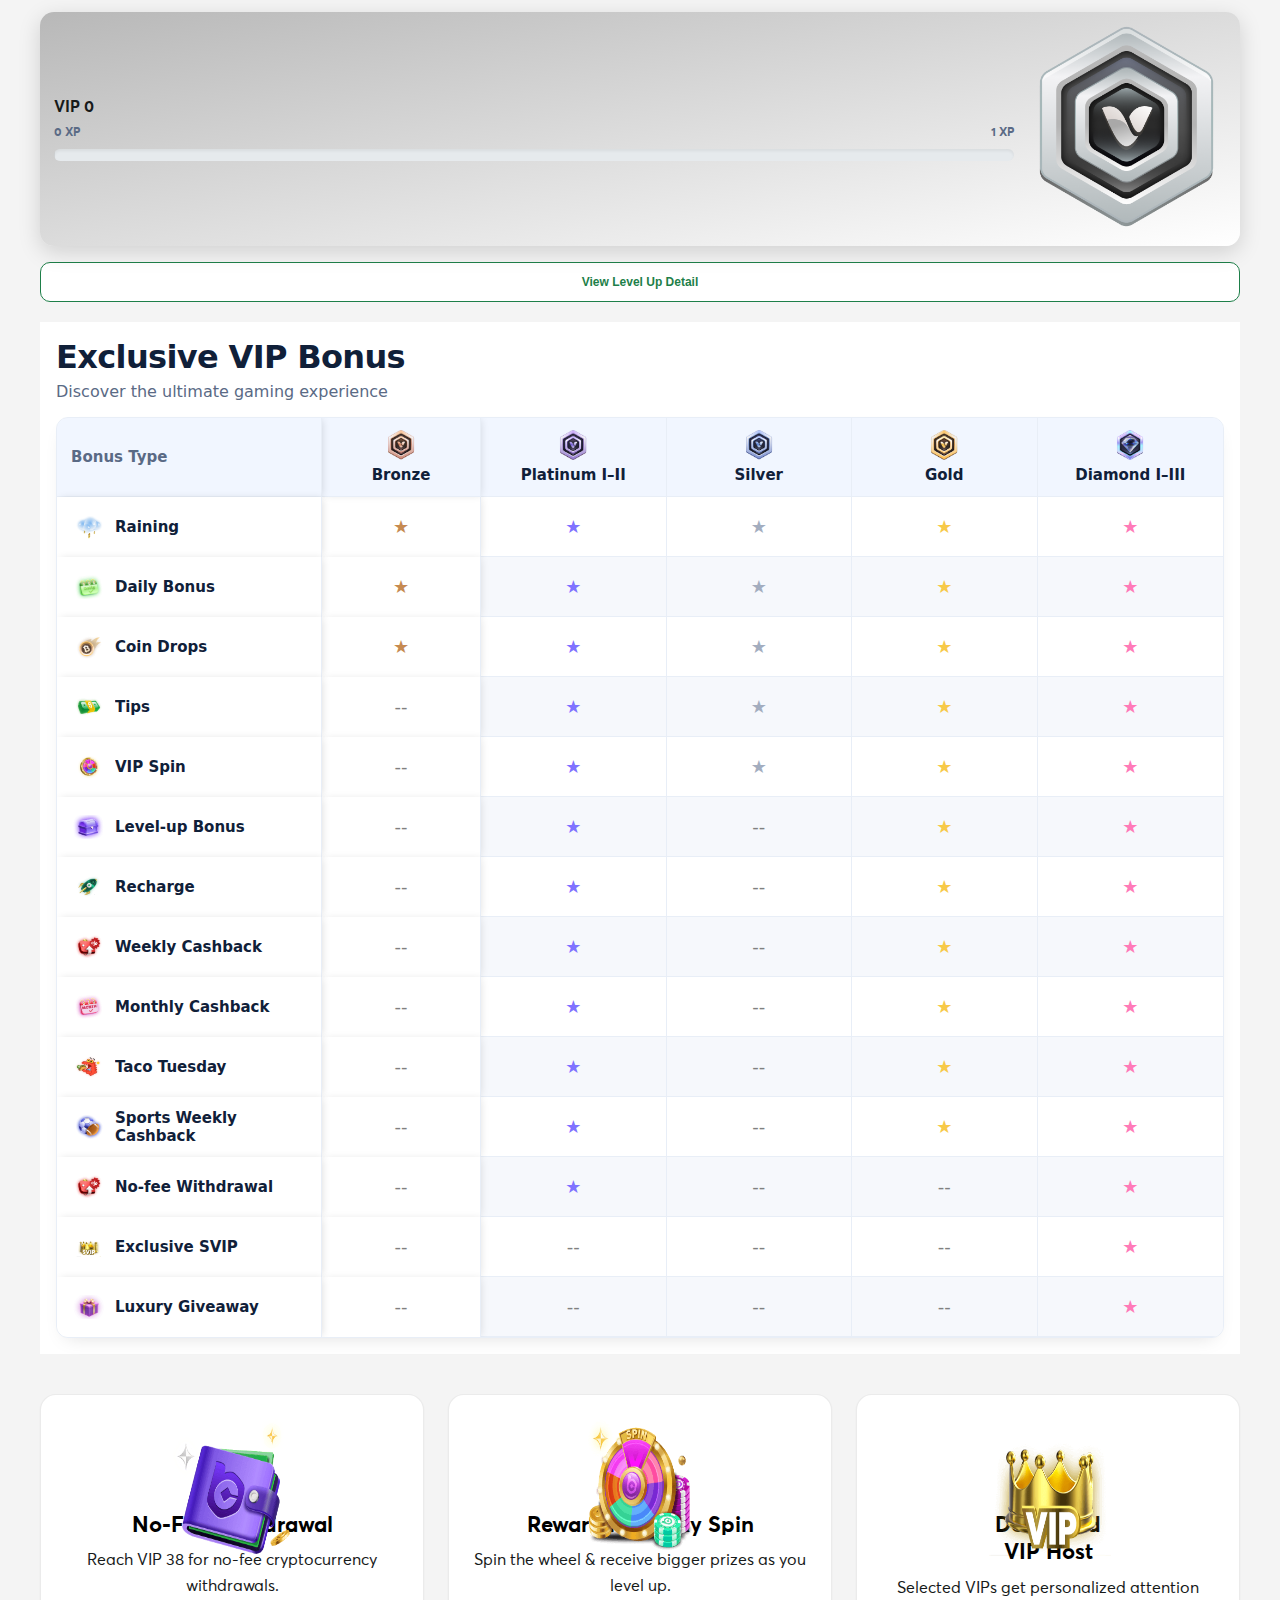
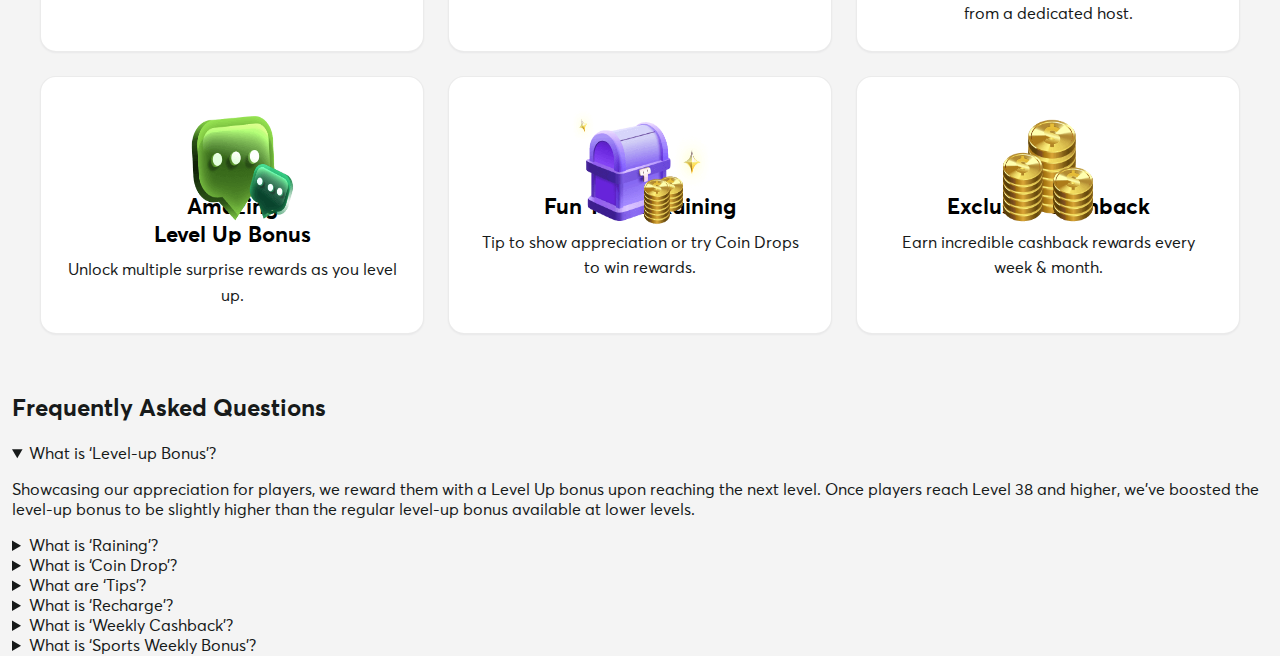
<file: index.html>
<!DOCTYPE html>
<html lang="en">
  <head>
    <meta charset="UTF-8" />
    <!-- cover notches/safe areas on iOS -->
    <meta
      name="viewport"
      content="width=device-width, initial-scale=1, viewport-fit=cover"
    />
    <title>VIP Club</title>
    <link rel="stylesheet" href="/styles/banner.css" />
    <link rel="stylesheet" href="/styles/table.css" />
    <link rel="stylesheet" href="/styles/vip-card.css" />
  </head>
  <body>
    <!-- banner section -->
    <div class="card">
      <div class="banner-card">
        <div class="vip-details">
          <h2 class="vip-level">VIP 0</h2>
          <div class="xp-row">
            <span>0 XP</span>
            <span>1 XP</span>
          </div>
          <div class="progress-bar">
            <div class="progress" style="width: 0%"></div>
          </div>
        </div>
        <div class="vip-banner-icon">
          <img src="assets/icons/badge-none.png" alt="VIP Badge" />
        </div>
      </div>
      <div>
        <button class="level-up-btn" onclick="openModal()">
          View Level Up Detail
        </button>
      </div>
    </div>

    <!-- Modal/Full Screen Page -->
    <div class="modal-overlay" id="modalOverlay">
      <div class="modal-content">
        <div class="modal-header">
          <button class="back-button back-btn" onclick="closeModal()"></button>
          <h2 class="modal-title">VIP Level Details</h2>
        </div>

        <div class="modal-top-content">
          <h2 class="modal-heading">XP Calculation:</h2>
          <p class="modal-paragraph">
            XP for Originals, Slots, and Live Casino is based on wager and house
            edge (max 4%); $1 wager counts 1 XP, Racing/Lottery/Trading count
            1x, Sports count 2x.
          </p>
        </div>

        <div class="vip-tiers">
          <!-- Bronze Tier -->
          <div class="tier-section bronze">
            <div class="tier-header" onclick="toggleTier(this)">
              <div style="display: flex; align-items: center">
                <div class="ribbon"></div>
                <div class="tier-info">
                  <h3 class="tier-title">Bronze VIP 2-7</h3>
                </div>
              </div>
              <!-- <span class="expand-arrow">▼</span> -->
              <span class="expand-arrow">
                <span class="faq-item__chevron"></span>
              </span>
            </div>
            <div class="tier-levels">
              <div class="level-item">
                <div class="level-number" style="background: none">Level</div>
                <span class="level-label">Required XP</span>
              </div>
              <div class="level-item row-bg">
                <div class="level-info">
                  <div class="level-img">
                    <img src="assets/icons/badge-bronze.png" alt="" />
                  </div>
                  <span class="level-label">VIP 02</span>
                </div>
                <span class="level-xp">100</span>
              </div>
              <div class="level-item">
                <div class="level-info">
                  <!-- <div class="level-number"></div> -->
                  <div class="level-img">
                    <img src="assets/icons/badge-bronze.png" alt="" />
                  </div>
                  <span class="level-label">VIP 03</span>
                </div>
                <span class="level-xp">200</span>
              </div>
              <div class="level-item row-bg">
                <div class="level-info">
                  <!-- <div class="level-number">53</div> -->
                  <div class="level-img">
                    <img src="assets/icons/badge-bronze.png" alt="" />
                  </div>
                  <span class="level-label">VIP 04</span>
                </div>
                <span class="level-xp">1000</span>
              </div>
              <div class="level-item">
                <div class="level-info">
                  <!-- <div class="level-number">54</div> -->
                  <div class="level-img">
                    <img src="assets/icons/badge-bronze.png" alt="" />
                  </div>
                  <span class="level-label">VIP 05</span>
                </div>
                <span class="level-xp">2000</span>
              </div>
              <div class="level-item row-bg">
                <div class="level-info">
                  <!-- <div class="level-number">55</div> -->
                  <div class="level-img">
                    <img src="assets/icons/badge-bronze.png" alt="" />
                  </div>
                  <span class="level-label">VIP 06</span>
                </div>
                <span class="level-xp">3000</span>
              </div>
              <div class="level-item">
                <div class="level-info">
                  <!-- <div class="level-number">55</div> -->
                  <div class="level-img">
                    <img src="assets/icons/badge-bronze.png" alt="" />
                  </div>
                  <span class="level-label">VIP 07</span>
                </div>
                <span class="level-xp">4000</span>
              </div>
            </div>
          </div>

          <!-- silver tier -->
          <div class="tier-section bronze">
            <div class="tier-header" onclick="toggleTier(this)">
              <div style="display: flex; align-items: center">
                <div class="vip-silver"></div>
                <div class="tier-info">
                  <h3 class="tier-title">Silver VIP 8-21</h3>
                </div>
              </div>
              <span class="expand-arrow">
                <span class="faq-item__chevron"></span>
              </span>
            </div>
            <div class="tier-levels">
              <div class="level-item">
                <div class="level-number" style="background: none">Level</div>
                <span class="level-label">Required XP</span>
              </div>
              <div class="level-item row-bg">
                <div class="level-info">
                  <div class="level-img">
                    <img src="assets/icons/badge-silver.png" alt="" />
                  </div>
                  <span class="level-label">VIP 08</span>
                </div>
                <span class="level-xp">5000</span>
              </div>
              <div class="level-item">
                <div class="level-info">
                  <!-- <div class="level-number"></div> -->
                  <div class="level-img">
                    <img src="assets/icons/badge-silver.png" alt="" />
                  </div>
                  <span class="level-label">VIP 09</span>
                </div>
                <span class="level-xp">7000</span>
              </div>
              <div class="level-item row-bg">
                <div class="level-info">
                  <!-- <div class="level-number">53</div> -->
                  <div class="level-img">
                    <img src="assets/icons/badge-silver.png" alt="" />
                  </div>
                  <span class="level-label">VIP 10</span>
                </div>
                <span class="level-xp">9000</span>
              </div>
              <div class="level-item">
                <div class="level-info">
                  <!-- <div class="level-number">54</div> -->
                  <div class="level-img">
                    <img src="assets/icons/badge-silver.png" alt="" />
                  </div>
                  <span class="level-label">VIP 11</span>
                </div>
                <span class="level-xp">11000</span>
              </div>
              <div class="level-item row-bg">
                <div class="level-info">
                  <!-- <div class="level-number">55</div> -->
                  <div class="level-img">
                    <img src="assets/icons/badge-silver.png" alt="" />
                  </div>
                  <span class="level-label">VIP 12</span>
                </div>
                <span class="level-xp">13000</span>
              </div>
              <div class="level-item">
                <div class="level-info">
                  <!-- <div class="level-number">55</div> -->
                  <div class="level-img">
                    <img src="assets/icons/badge-silver.png" alt="" />
                  </div>
                  <span class="level-label">VIP 13</span>
                </div>
                <span class="level-xp">15000</span>
              </div>
              <div class="level-item row-bg">
                <div class="level-info">
                  <!-- <div class="level-number">55</div> -->
                  <div class="level-img">
                    <img src="assets/icons/badge-silver.png" alt="" />
                  </div>
                  <span class="level-label">VIP 14</span>
                </div>
                <span class="level-xp">17000</span>
              </div>
              <div class="level-item">
                <div class="level-info">
                  <!-- <div class="level-number">55</div> -->
                  <div class="level-img">
                    <img src="assets/icons/badge-silver.png" alt="" />
                  </div>
                  <span class="level-label">VIP 15</span>
                </div>
                <span class="level-xp">19000</span>
              </div>
              <div class="level-item row-bg">
                <div class="level-info">
                  <!-- <div class="level-number">55</div> -->
                  <div class="level-img">
                    <img src="assets/icons/badge-silver.png" alt="" />
                  </div>
                  <span class="level-label">VIP 16</span>
                </div>
                <span class="level-xp">25000</span>
              </div>
              <div class="level-item">
                <div class="level-info">
                  <!-- <div class="level-number">55</div> -->
                  <div class="level-img">
                    <img src="assets/icons/badge-silver.png" alt="" />
                  </div>
                  <span class="level-label">VIP 17</span>
                </div>
                <span class="level-xp">29000</span>
              </div>
              <div class="level-item row-bg">
                <div class="level-info">
                  <!-- <div class="level-number">55</div> -->
                  <div class="level-img">
                    <img src="assets/icons/badge-silver.png" alt="" />
                  </div>
                  <span class="level-label">VIP 18</span>
                </div>
                <span class="level-xp">33000</span>
              </div>
              <div class="level-item">
                <div class="level-info">
                  <!-- <div class="level-number">55</div> -->
                  <div class="level-img">
                    <img src="assets/icons/badge-silver.png" alt="" />
                  </div>
                  <span class="level-label">VIP 19</span>
                </div>
                <span class="level-xp">37000</span>
              </div>
              <div class="level-item row-bg">
                <div class="level-info">
                  <!-- <div class="level-number">55</div> -->
                  <div class="level-img">
                    <img src="assets/icons/badge-silver.png" alt="" />
                  </div>
                  <span class="level-label">VIP 20</span>
                </div>
                <span class="level-xp">41000</span>
              </div>
              <div class="level-item">
                <div class="level-info">
                  <!-- <div class="level-number">55</div> -->
                  <div class="level-img">
                    <img src="assets/icons/badge-silver.png" alt="" />
                  </div>
                  <span class="level-label">VIP 21</span>
                </div>
                <span class="level-xp">45000</span>
              </div>
            </div>
          </div>
          <!-- gold tier -->
          <div class="tier-section bronze">
            <div class="tier-header" onclick="toggleTier(this)">
              <div style="display: flex; align-items: center">
                <div class="vip-gold"></div>
                <div class="tier-info">
                  <h3 class="tier-title">Gold VIP 22-37</h3>
                </div>
              </div>
              <span class="expand-arrow">
                <span class="faq-item__chevron"></span>
              </span>
            </div>
            <div class="tier-levels">
              <div class="level-item">
                <div class="level-number" style="background: none">Level</div>
                <span class="level-label">Required XP</span>
              </div>
              <div class="level-item row-bg">
                <div class="level-info">
                  <div class="level-img">
                    <img src="assets/icons/badge-gold.png" alt="" />
                  </div>
                  <span class="level-label">VIP 22</span>
                </div>
                <span class="level-xp">49000</span>
              </div>
              <div class="level-item">
                <div class="level-info">
                  <!-- <div class="level-number"></div> -->
                  <div class="level-img">
                    <img src="assets/icons/badge-gold.png" alt="" />
                  </div>
                  <span class="level-label">VIP 23</span>
                </div>
                <span class="level-xp">59000</span>
              </div>
              <div class="level-item row-bg">
                <div class="level-info">
                  <!-- <div class="level-number">53</div> -->
                  <div class="level-img">
                    <img src="assets/icons/badge-gold.png" alt="" />
                  </div>
                  <span class="level-label">VIP 24</span>
                </div>
                <span class="level-xp">69000</span>
              </div>
              <div class="level-item">
                <div class="level-info">
                  <!-- <div class="level-number">54</div> -->
                  <div class="level-img">
                    <img src="assets/icons/badge-gold.png" alt="" />
                  </div>
                  <span class="level-label">VIP 25</span>
                </div>
                <span class="level-xp">79000</span>
              </div>
              <div class="level-item row-bg">
                <div class="level-info">
                  <!-- <div class="level-number">55</div> -->
                  <div class="level-img">
                    <img src="assets/icons/badge-gold.png" alt="" />
                  </div>
                  <span class="level-label">VIP 26</span>
                </div>
                <span class="level-xp">89000</span>
              </div>
              <div class="level-item">
                <div class="level-info">
                  <!-- <div class="level-number">55</div> -->
                  <div class="level-img">
                    <img src="assets/icons/badge-gold.png" alt="" />
                  </div>
                  <span class="level-label">VIP 27</span>
                </div>
                <span class="level-xp">99000</span>
              </div>
              <div class="level-item row-bg">
                <div class="level-info">
                  <!-- <div class="level-number">55</div> -->
                  <div class="level-img">
                    <img src="assets/icons/badge-gold.png" alt="" />
                  </div>
                  <span class="level-label">VIP 28</span>
                </div>
                <span class="level-xp">109000</span>
              </div>
              <div class="level-item">
                <div class="level-info">
                  <!-- <div class="level-number">55</div> -->
                  <div class="level-img">
                    <img src="assets/icons/badge-gold.png" alt="" />
                  </div>
                  <span class="level-label">VIP 29</span>
                </div>
                <span class="level-xp">119000</span>
              </div>
              <div class="level-item row-bg">
                <div class="level-info">
                  <!-- <div class="level-number">55</div> -->
                  <div class="level-img">
                    <img src="assets/icons/badge-gold.png" alt="" />
                  </div>
                  <span class="level-label">VIP 30</span>
                </div>
                <span class="level-xp">129000</span>
              </div>
              <div class="level-item">
                <div class="level-info">
                  <!-- <div class="level-number">55</div> -->
                  <div class="level-img">
                    <img src="assets/icons/badge-gold.png" alt="" />
                  </div>
                  <span class="level-label">VIP 31</span>
                </div>
                <span class="level-xp">153000</span>
              </div>
              <div class="level-item row-bg">
                <div class="level-info">
                  <!-- <div class="level-number">55</div> -->
                  <div class="level-img">
                    <img src="assets/icons/badge-gold.png" alt="" />
                  </div>
                  <span class="level-label">VIP 32</span>
                </div>
                <span class="level-xp">177000</span>
              </div>
              <div class="level-item">
                <div class="level-info">
                  <!-- <div class="level-number">55</div> -->
                  <div class="level-img">
                    <img src="assets/icons/badge-gold.png" alt="" />
                  </div>
                  <span class="level-label">VIP 33</span>
                </div>
                <span class="level-xp">209000</span>
              </div>
              <div class="level-item row-bg">
                <div class="level-info">
                  <!-- <div class="level-number">55</div> -->
                  <div class="level-img">
                    <img src="assets/icons/badge-gold.png" alt="" />
                  </div>
                  <span class="level-label">VIP 34</span>
                </div>
                <span class="level-xp">225000</span>
              </div>
              <div class="level-item">
                <div class="level-info">
                  <!-- <div class="level-number">55</div> -->
                  <div class="level-img">
                    <img src="assets/icons/badge-gold.png" alt="" />
                  </div>
                  <span class="level-label">VIP 35</span>
                </div>
                <span class="level-xp">249000</span>
              </div>
              <div class="level-item row-bg">
                <div class="level-info">
                  <!-- <div class="level-number">55</div> -->
                  <div class="level-img">
                    <img src="assets/icons/badge-gold.png" alt="" />
                  </div>
                  <span class="level-label">VIP 36</span>
                </div>
                <span class="level-xp">273000</span>
              </div>
              <div class="level-item">
                <div class="level-info">
                  <!-- <div class="level-number">55</div> -->
                  <div class="level-img">
                    <img src="assets/icons/badge-gold.png" alt="" />
                  </div>
                  <span class="level-label">VIP 37</span>
                </div>
                <span class="level-xp">297000</span>
              </div>
            </div>
          </div>
          <!-- platinum tier -->
          <div class="tier-section bronze">
            <div class="tier-header" onclick="toggleTier(this)">
              <div style="display: flex; align-items: center">
                <div class="platinum"></div>
                <div class="tier-info">
                  <h3 class="tier-title">Platinum I VIP 38-55</h3>
                </div>
              </div>
              <span class="expand-arrow">
                <span class="faq-item__chevron"></span>
              </span>
            </div>
            <div class="tier-levels">
              <div class="level-item">
                <div class="level-number" style="background: none">Level</div>
                <span class="level-label">Required XP</span>
              </div>
              <div class="level-item row-bg">
                <div class="level-info">
                  <div class="level-img">
                    <img src="assets/icons/badge-platinum.png" alt="" />
                  </div>
                  <span class="level-label">VIP 38</span>
                </div>
                <span class="level-xp">321000</span>
              </div>
              <div class="level-item">
                <div class="level-info">
                  <!-- <div class="level-number"></div> -->
                  <div class="level-img">
                    <img src="assets/icons/badge-platinum.png" alt="" />
                  </div>
                  <span class="level-label">VIP 39</span>
                </div>
                <span class="level-xp">377000</span>
              </div>
              <div class="level-item row-bg">
                <div class="level-info">
                  <!-- <div class="level-number">53</div> -->
                  <div class="level-img">
                    <img src="assets/icons/badge-platinum.png" alt="" />
                  </div>
                  <span class="level-label">VIP 40</span>
                </div>
                <span class="level-xp">433000</span>
              </div>
              <div class="level-item">
                <div class="level-info">
                  <!-- <div class="level-number">54</div> -->
                  <div class="level-img">
                    <img src="assets/icons/badge-platinum.png" alt="" />
                  </div>
                  <span class="level-label">VIP 41</span>
                </div>
                <span class="level-xp">489000</span>
              </div>
              <div class="level-item row-bg">
                <div class="level-info">
                  <!-- <div class="level-number">55</div> -->
                  <div class="level-img">
                    <img src="assets/icons/badge-platinum.png" alt="" />
                  </div>
                  <span class="level-label">VIP 42</span>
                </div>
                <span class="level-xp">545000</span>
              </div>
              <div class="level-item">
                <div class="level-info">
                  <!-- <div class="level-number">55</div> -->
                  <div class="level-img">
                    <img src="assets/icons/badge-platinum.png" alt="" />
                  </div>
                  <span class="level-label">VIP 43</span>
                </div>
                <span class="level-xp">601000</span>
              </div>
              <div class="level-item row-bg">
                <div class="level-info">
                  <!-- <div class="level-number">55</div> -->
                  <div class="level-img">
                    <img src="assets/icons/badge-platinum.png" alt="" />
                  </div>
                  <span class="level-label">VIP 44</span>
                </div>
                <span class="level-xp">657000</span>
              </div>
              <div class="level-item">
                <div class="level-info">
                  <!-- <div class="level-number">55</div> -->
                  <div class="level-img">
                    <img src="assets/icons/badge-platinum.png" alt="" />
                  </div>
                  <span class="level-label">VIP 45</span>
                </div>
                <span class="level-xp">713000</span>
              </div>
              <div class="level-item row-bg">
                <div class="level-info">
                  <!-- <div class="level-number">55</div> -->
                  <div class="level-img">
                    <img src="assets/icons/badge-platinum.png" alt="" />
                  </div>
                  <span class="level-label">VIP 46</span>
                </div>
                <span class="level-xp">769000</span>
              </div>
              <div class="level-item">
                <div class="level-info">
                  <!-- <div class="level-number">55</div> -->
                  <div class="level-img">
                    <img src="assets/icons/badge-platinum.png" alt="" />
                  </div>
                  <span class="level-label">VIP 47</span>
                </div>
                <span class="level-xp">897000</span>
              </div>
              <div class="level-item row-bg">
                <div class="level-info">
                  <!-- <div class="level-number">55</div> -->
                  <div class="level-img">
                    <img src="assets/icons/badge-platinum.png" alt="" />
                  </div>
                  <span class="level-label">VIP 48</span>
                </div>
                <span class="level-xp">1025000</span>
              </div>
              <div class="level-item">
                <div class="level-info">
                  <!-- <div class="level-number">55</div> -->
                  <div class="level-img">
                    <img src="assets/icons/badge-platinum.png" alt="" />
                  </div>
                  <span class="level-label">VIP 49</span>
                </div>
                <span class="level-xp">1153000</span>
              </div>
              <div class="level-item row-bg">
                <div class="level-info">
                  <!-- <div class="level-number">55</div> -->
                  <div class="level-img">
                    <img src="assets/icons/badge-platinum.png" alt="" />
                  </div>
                  <span class="level-label">VIP 50</span>
                </div>
                <span class="level-xp">1281000</span>
              </div>
              <div class="level-item">
                <div class="level-info">
                  <!-- <div class="level-number">55</div> -->
                  <div class="level-img">
                    <img src="assets/icons/badge-platinum.png" alt="" />
                  </div>
                  <span class="level-label">VIP 51</span>
                </div>
                <span class="level-xp">1409000</span>
              </div>
              <div class="level-item row-bg">
                <div class="level-info">
                  <!-- <div class="level-number">55</div> -->
                  <div class="level-img">
                    <img src="assets/icons/badge-platinum.png" alt="" />
                  </div>
                  <span class="level-label">VIP 52</span>
                </div>
                <span class="level-xp">1537000</span>
              </div>
              <div class="level-item">
                <div class="level-info">
                  <!-- <div class="level-number">55</div> -->
                  <div class="level-img">
                    <img src="assets/icons/badge-platinum.png" alt="" />
                  </div>
                  <span class="level-label">VIP 53</span>
                </div>
                <span class="level-xp">1665000</span>
              </div>
              <div class="level-item row-bg">
                <div class="level-info">
                  <!-- <div class="level-number">55</div> -->
                  <div class="level-img">
                    <img src="assets/icons/badge-platinum.png" alt="" />
                  </div>
                  <span class="level-label">VIP 54</span>
                </div>
                <span class="level-xp">1793000</span>
              </div>
              <div class="level-item">
                <div class="level-info">
                  <!-- <div class="level-number">55</div> -->
                  <div class="level-img">
                    <img src="assets/icons/badge-platinum.png" alt="" />
                  </div>
                  <span class="level-label">VIP 55</span>
                </div>
                <span class="level-xp">2081000</span>
              </div>
            </div>
          </div>
          <!-- platinum tier2 -->
          <div class="tier-section bronze">
            <div class="tier-header" onclick="toggleTier(this)">
              <div style="display: flex; align-items: center">
                <div class="platinum"></div>
                <div class="tier-info">
                  <h3 class="tier-title">Platinum II VIP 56-69</h3>
                </div>
              </div>
              <span class="expand-arrow">
                <span class="faq-item__chevron"></span>
              </span>
            </div>
            <div class="tier-levels">
              <div class="level-item">
                <div class="level-number" style="background: none">Level</div>
                <span class="level-label">Required XP</span>
              </div>
              <div class="level-item row-bg">
                <div class="level-info">
                  <div class="level-img">
                    <img src="assets/icons/badge-platinum.png" alt="" />
                  </div>
                  <span class="level-label">VIP 56</span>
                </div>
                <span class="level-xp">2369000</span>
              </div>
              <div class="level-item">
                <div class="level-info">
                  <!-- <div class="level-number"></div> -->
                  <div class="level-img">
                    <img src="assets/icons/badge-platinum.png" alt="" />
                  </div>
                  <span class="level-label">VIP 57</span>
                </div>
                <span class="level-xp">2657000</span>
              </div>
              <div class="level-item row-bg">
                <div class="level-info">
                  <!-- <div class="level-number">53</div> -->
                  <div class="level-img">
                    <img src="assets/icons/badge-platinum.png" alt="" />
                  </div>
                  <span class="level-label">VIP 58</span>
                </div>
                <span class="level-xp">2945000</span>
              </div>
              <div class="level-item">
                <div class="level-info">
                  <!-- <div class="level-number">54</div> -->
                  <div class="level-img">
                    <img src="assets/icons/badge-platinum.png" alt="" />
                  </div>
                  <span class="level-label">VIP 59</span>
                </div>
                <span class="level-xp">3233000</span>
              </div>
              <div class="level-item row-bg">
                <div class="level-info">
                  <!-- <div class="level-number">55</div> -->
                  <div class="level-img">
                    <img src="assets/icons/badge-platinum.png" alt="" />
                  </div>
                  <span class="level-label">VIP 60</span>
                </div>
                <span class="level-xp">3521000</span>
              </div>
              <div class="level-item">
                <div class="level-info">
                  <!-- <div class="level-number">55</div> -->
                  <div class="level-img">
                    <img src="assets/icons/badge-platinum.png" alt="" />
                  </div>
                  <span class="level-label">VIP 61</span>
                </div>
                <span class="level-xp">3809000</span>
              </div>
              <div class="level-item row-bg">
                <div class="level-info">
                  <!-- <div class="level-number">55</div> -->
                  <div class="level-img">
                    <img src="assets/icons/badge-platinum.png" alt="" />
                  </div>
                  <span class="level-label">VIP 62</span>
                </div>
                <span class="level-xp">4097000</span>
              </div>
              <div class="level-item">
                <div class="level-info">
                  <!-- <div class="level-number">55</div> -->
                  <div class="level-img">
                    <img src="assets/icons/badge-platinum.png" alt="" />
                  </div>
                  <span class="level-label">VIP 63</span>
                </div>
                <span class="level-xp">4737000</span>
              </div>
              <div class="level-item row-bg">
                <div class="level-info">
                  <!-- <div class="level-number">55</div> -->
                  <div class="level-img">
                    <img src="assets/icons/badge-platinum.png" alt="" />
                  </div>
                  <span class="level-label">VIP 64</span>
                </div>
                <span class="level-xp">5377000</span>
              </div>
              <div class="level-item">
                <div class="level-info">
                  <!-- <div class="level-number">55</div> -->
                  <div class="level-img">
                    <img src="assets/icons/badge-platinum.png" alt="" />
                  </div>
                  <span class="level-label">VIP 65</span>
                </div>
                <span class="level-xp">6017000</span>
              </div>
              <div class="level-item row-bg">
                <div class="level-info">
                  <!-- <div class="level-number">55</div> -->
                  <div class="level-img">
                    <img src="assets/icons/badge-platinum.png" alt="" />
                  </div>
                  <span class="level-label">VIP 66</span>
                </div>
                <span class="level-xp">6657000</span>
              </div>
              <div class="level-item">
                <div class="level-info">
                  <!-- <div class="level-number">55</div> -->
                  <div class="level-img">
                    <img src="assets/icons/badge-platinum.png" alt="" />
                  </div>
                  <span class="level-label">VIP 67</span>
                </div>
                <span class="level-xp">7297000</span>
              </div>
              <div class="level-item row-bg">
                <div class="level-info">
                  <!-- <div class="level-number">55</div> -->
                  <div class="level-img">
                    <img src="assets/icons/badge-platinum.png" alt="" />
                  </div>
                  <span class="level-label">VIP 68</span>
                </div>
                <span class="level-xp">7937000</span>
              </div>
              <div class="level-item">
                <div class="level-info">
                  <!-- <div class="level-number">55</div> -->
                  <div class="level-img">
                    <img src="assets/icons/badge-platinum.png" alt="" />
                  </div>
                  <span class="level-label">VIP 69</span>
                </div>
                <span class="level-xp">8577000</span>
              </div>
            </div>
          </div>
          <!-- diamond tier -->
          <div class="tier-section bronze">
            <div class="tier-header" onclick="toggleTier(this)">
              <div style="display: flex; align-items: center">
                <div class="diamond"></div>
                <div class="tier-info">
                  <h3 class="tier-title">Diamond I SVIP 1-15</h3>
                </div>
              </div>
              <span class="expand-arrow">
                <span class="faq-item__chevron"></span>
              </span>
            </div>
            <div class="tier-levels">
              <div class="level-item">
                <div class="level-number" style="background: none">Level</div>
                <span class="level-label">Required XP</span>
              </div>
              <div class="level-item row-bg">
                <div class="level-info">
                  <div class="level-img">
                    <img src="assets/icons/badge-diamond.png" alt="" />
                  </div>
                  <span class="level-label">SVIP 01</span>
                </div>
                <span class="level-xp">9217000</span>
              </div>
              <div class="level-item">
                <div class="level-info">
                  <!-- <div class="level-number"></div> -->
                  <div class="level-img">
                    <img src="assets/icons/badge-diamond.png" alt="" />
                  </div>
                  <span class="level-label">SVIP 02</span>
                </div>
                <span class="level-xp">10625000</span>
              </div>
              <div class="level-item row-bg">
                <div class="level-info">
                  <!-- <div class="level-number">53</div> -->
                  <div class="level-img">
                    <img src="assets/icons/badge-diamond.png" alt="" />
                  </div>
                  <span class="level-label">SVIP 03</span>
                </div>
                <span class="level-xp">12033000</span>
              </div>
              <div class="level-item">
                <div class="level-info">
                  <!-- <div class="level-number">54</div> -->
                  <div class="level-img">
                    <img src="assets/icons/badge-diamond.png" alt="" />
                  </div>
                  <span class="level-label">SVIP 04</span>
                </div>
                <span class="level-xp">13441000</span>
              </div>
              <div class="level-item row-bg">
                <div class="level-info">
                  <!-- <div class="level-number">55</div> -->
                  <div class="level-img">
                    <img src="assets/icons/badge-diamond.png" alt="" />
                  </div>
                  <span class="level-label">SVIP 05</span>
                </div>
                <span class="level-xp">14849000</span>
              </div>
              <div class="level-item">
                <div class="level-info">
                  <!-- <div class="level-number">55</div> -->
                  <div class="level-img">
                    <img src="assets/icons/badge-diamond.png" alt="" />
                  </div>
                  <span class="level-label">SVIP 06</span>
                </div>
                <span class="level-xp">16257000</span>
              </div>
              <div class="level-item row-bg">
                <div class="level-info">
                  <!-- <div class="level-number">55</div> -->
                  <div class="level-img">
                    <img src="assets/icons/badge-diamond.png" alt="" />
                  </div>
                  <span class="level-label">SVIP 07</span>
                </div>
                <span class="level-xp">17665000</span>
              </div>
              <div class="level-item">
                <div class="level-info">
                  <!-- <div class="level-number">55</div> -->
                  <div class="level-img">
                    <img src="assets/icons/badge-diamond.png" alt="" />
                  </div>
                  <span class="level-label">SVIP 08</span>
                </div>
                <span class="level-xp">19073000</span>
              </div>
              <div class="level-item row-bg">
                <div class="level-info">
                  <!-- <div class="level-number">55</div> -->
                  <div class="level-img">
                    <img src="assets/icons/badge-diamond.png" alt="" />
                  </div>
                  <span class="level-label">SVIP 09</span>
                </div>
                <span class="level-xp">20481000</span>
              </div>
              <div class="level-item">
                <div class="level-info">
                  <!-- <div class="level-number">55</div> -->
                  <div class="level-img">
                    <img src="assets/icons/badge-diamond.png" alt="" />
                  </div>
                  <span class="level-label">SVIP 10</span>
                </div>
                <span class="level-xp">23553000</span>
              </div>
              <div class="level-item row-bg">
                <div class="level-info">
                  <!-- <div class="level-number">55</div> -->
                  <div class="level-img">
                    <img src="assets/icons/badge-diamond.png" alt="" />
                  </div>
                  <span class="level-label">SVIP 11</span>
                </div>
                <span class="level-xp">26625000</span>
              </div>
              <div class="level-item">
                <div class="level-info">
                  <!-- <div class="level-number">55</div> -->
                  <div class="level-img">
                    <img src="assets/icons/badge-diamond.png" alt="" />
                  </div>
                  <span class="level-label">SVIP 12</span>
                </div>
                <span class="level-xp">29697000</span>
              </div>
              <div class="level-item row-bg">
                <div class="level-info">
                  <!-- <div class="level-number">55</div> -->
                  <div class="level-img">
                    <img src="assets/icons/badge-diamond.png" alt="" />
                  </div>
                  <span class="level-label">SVIP 13</span>
                </div>
                <span class="level-xp">32769000</span>
              </div>
              <div class="level-item">
                <div class="level-info">
                  <!-- <div class="level-number">55</div> -->
                  <div class="level-img">
                    <img src="assets/icons/badge-diamond.png" alt="" />
                  </div>
                  <span class="level-label">SVIP 14</span>
                </div>
                <span class="level-xp">35841000</span>
              </div>
              <div class="level-item row-bg">
                <div class="level-info">
                  <!-- <div class="level-number">55</div> -->
                  <div class="level-img">
                    <img src="assets/icons/badge-diamond.png" alt="" />
                  </div>
                  <span class="level-label">SVIP 15</span>
                </div>
                <span class="level-xp">38913000</span>
              </div>
            </div>
          </div>
          <!-- diamond2 tier -->
          <div class="tier-section bronze">
            <div class="tier-header" onclick="toggleTier(this)">
              <div style="display: flex; align-items: center">
                <div class="diamond"></div>
                <div class="tier-info">
                  <h3 class="tier-title">Diamond I SVIP 16-37</h3>
                </div>
              </div>
              <span class="expand-arrow">
                <span class="faq-item__chevron"></span>
              </span>
            </div>
            <div class="tier-levels">
              <div class="level-item">
                <div class="level-number" style="background: none">Level</div>
                <span class="level-label">Required XP</span>
              </div>
              <div class="level-item row-bg">
                <div class="level-info">
                  <div class="level-img">
                    <img src="assets/icons/badge-diamond.png" alt="" />
                  </div>
                  <span class="level-label">SVIP 16</span>
                </div>
                <span class="level-xp">41985000</span>
              </div>
              <div class="level-item">
                <div class="level-info">
                  <!-- <div class="level-number"></div> -->
                  <div class="level-img">
                    <img src="assets/icons/badge-diamond.png" alt="" />
                  </div>
                  <span class="level-label">SVIP 17</span>
                </div>
                <span class="level-xp">45057000</span>
              </div>
              <div class="level-item row-bg">
                <div class="level-info">
                  <!-- <div class="level-number">53</div> -->
                  <div class="level-img">
                    <img src="assets/icons/badge-diamond.png" alt="" />
                  </div>
                  <span class="level-label">SVIP 18</span>
                </div>
                <span class="level-xp">51713000</span>
              </div>
              <div class="level-item">
                <div class="level-info">
                  <!-- <div class="level-number">54</div> -->
                  <div class="level-img">
                    <img src="assets/icons/badge-diamond.png" alt="" />
                  </div>
                  <span class="level-label">SVIP 19</span>
                </div>
                <span class="level-xp">58369000</span>
              </div>
              <div class="level-item row-bg">
                <div class="level-info">
                  <!-- <div class="level-number">55</div> -->
                  <div class="level-img">
                    <img src="assets/icons/badge-diamond.png" alt="" />
                  </div>
                  <span class="level-label">SVIP 20</span>
                </div>
                <span class="level-xp">65025000</span>
              </div>
              <div class="level-item">
                <div class="level-info">
                  <!-- <div class="level-number">55</div> -->
                  <div class="level-img">
                    <img src="assets/icons/badge-diamond.png" alt="" />
                  </div>
                  <span class="level-label">SVIP 21</span>
                </div>
                <span class="level-xp">71681000</span>
              </div>
              <div class="level-item row-bg">
                <div class="level-info">
                  <!-- <div class="level-number">55</div> -->
                  <div class="level-img">
                    <img src="assets/icons/badge-diamond.png" alt="" />
                  </div>
                  <span class="level-label">SVIP 22</span>
                </div>
                <span class="level-xp">78337000</span>
              </div>
              <div class="level-item">
                <div class="level-info">
                  <!-- <div class="level-number">55</div> -->
                  <div class="level-img">
                    <img src="assets/icons/badge-diamond.png" alt="" />
                  </div>
                  <span class="level-label">SVIP 23</span>
                </div>
                <span class="level-xp">84993000</span>
              </div>
              <div class="level-item row-bg">
                <div class="level-info">
                  <!-- <div class="level-number">55</div> -->
                  <div class="level-img">
                    <img src="assets/icons/badge-diamond.png" alt="" />
                  </div>
                  <span class="level-label">SVIP 24</span>
                </div>
                <span class="level-xp">91649000</span>
              </div>
              <div class="level-item">
                <div class="level-info">
                  <!-- <div class="level-number">55</div> -->
                  <div class="level-img">
                    <img src="assets/icons/badge-diamond.png" alt="" />
                  </div>
                  <span class="level-label">SVIP 25</span>
                </div>
                <span class="level-xp">98305000</span>
              </div>
              <div class="level-item row-bg">
                <div class="level-info">
                  <!-- <div class="level-number">55</div> -->
                  <div class="level-img">
                    <img src="assets/icons/badge-diamond.png" alt="" />
                  </div>
                  <span class="level-label">SVIP 26</span>
                </div>
                <span class="level-xp">112641000</span>
              </div>
              <div class="level-item">
                <div class="level-info">
                  <!-- <div class="level-number">55</div> -->
                  <div class="level-img">
                    <img src="assets/icons/badge-diamond.png" alt="" />
                  </div>
                  <span class="level-label">SVIP 27</span>
                </div>
                <span class="level-xp">126977000</span>
              </div>
              <div class="level-item row-bg">
                <div class="level-info">
                  <!-- <div class="level-number">55</div> -->
                  <div class="level-img">
                    <img src="assets/icons/badge-diamond.png" alt="" />
                  </div>
                  <span class="level-label">SVIP 28</span>
                </div>
                <span class="level-xp">141313000</span>
              </div>
              <div class="level-item">
                <div class="level-info">
                  <!-- <div class="level-number">55</div> -->
                  <div class="level-img">
                    <img src="assets/icons/badge-diamond.png" alt="" />
                  </div>
                  <span class="level-label">SVIP 29</span>
                </div>
                <span class="level-xp">155649000</span>
              </div>
              <div class="level-item row-bg">
                <div class="level-info">
                  <!-- <div class="level-number">55</div> -->
                  <div class="level-img">
                    <img src="assets/icons/badge-diamond.png" alt="" />
                  </div>
                  <span class="level-label">SVIP 30</span>
                </div>
                <span class="level-xp">169985000</span>
              </div>
              <div class="level-item">
                <div class="level-info">
                  <!-- <div class="level-number">55</div> -->
                  <div class="level-img">
                    <img src="assets/icons/badge-diamond.png" alt="" />
                  </div>
                  <span class="level-label">SVIP 31</span>
                </div>
                <span class="level-xp">184321000</span>
              </div>
              <div class="level-item row-bg">
                <div class="level-info">
                  <!-- <div class="level-number">55</div> -->
                  <div class="level-img">
                    <img src="assets/icons/badge-diamond.png" alt="" />
                  </div>
                  <span class="level-label">SVIP 32</span>
                </div>
                <span class="level-xp">198657000</span>
              </div>
              <div class="level-item">
                <div class="level-info">
                  <!-- <div class="level-number">55</div> -->
                  <div class="level-img">
                    <img src="assets/icons/badge-diamond.png" alt="" />
                  </div>
                  <span class="level-label">SVIP 33</span>
                </div>
                <span class="level-xp">212993000</span>
              </div>
              <div class="level-item row-bg">
                <div class="level-info">
                  <!-- <div class="level-number">55</div> -->
                  <div class="level-img">
                    <img src="assets/icons/badge-diamond.png" alt="" />
                  </div>
                  <span class="level-label">SVIP 34</span>
                </div>
                <span class="level-xp">243713000</span>
              </div>
              <div class="level-item">
                <div class="level-info">
                  <!-- <div class="level-number">55</div> -->
                  <div class="level-img">
                    <img src="assets/icons/badge-diamond.png" alt="" />
                  </div>
                  <span class="level-label">SVIP 35</span>
                </div>
                <span class="level-xp">274433000</span>
              </div>
              <div class="level-item row-bg">
                <div class="level-info">
                  <!-- <div class="level-number">55</div> -->
                  <div class="level-img">
                    <img src="assets/icons/badge-diamond.png" alt="" />
                  </div>
                  <span class="level-label">SVIP 36</span>
                </div>
                <span class="level-xp">305153000</span>
              </div>
              <div class="level-item">
                <div class="level-info">
                  <!-- <div class="level-number">55</div> -->
                  <div class="level-img">
                    <img src="assets/icons/badge-diamond.png" alt="" />
                  </div>
                  <span class="level-label">SVIP 37</span>
                </div>
                <span class="level-xp">335873000</span>
              </div>
            </div>
          </div>
          <!-- diamond3 tier -->
          <div class="tier-section bronze">
            <div class="tier-header" onclick="toggleTier(this)">
              <div style="display: flex; align-items: center">
                <div class="diamond"></div>
                <div class="tier-info">
                  <h3 class="tier-title">Diamond I SVIP 38-75</h3>
                </div>
              </div>
              <span class="expand-arrow">
                <span class="faq-item__chevron"></span>
              </span>
            </div>
            <div class="tier-levels">
              <div class="level-item">
                <div class="level-number" style="background: none">Level</div>
                <span class="level-label">Required XP</span>
              </div>
              <div class="level-item row-bg">
                <div class="level-info">
                  <div class="level-img">
                    <img src="assets/icons/badge-diamond.png" alt="" />
                  </div>
                  <span class="level-label">SVIP 38</span>
                </div>
                <span class="level-xp">366593000</span>
              </div>
              <div class="level-item">
                <div class="level-info">
                  <!-- <div class="level-number"></div> -->
                  <div class="level-img">
                    <img src="assets/icons/badge-diamond.png" alt="" />
                  </div>
                  <span class="level-label">SVIP 39</span>
                </div>
                <span class="level-xp">397313000</span>
              </div>
              <div class="level-item row-bg">
                <div class="level-info">
                  <!-- <div class="level-number">53</div> -->
                  <div class="level-img">
                    <img src="assets/icons/badge-diamond.png" alt="" />
                  </div>
                  <span class="level-label">SVIP 40</span>
                </div>
                <span class="level-xp">428033000</span>
              </div>
              <div class="level-item">
                <div class="level-info">
                  <!-- <div class="level-number">54</div> -->
                  <div class="level-img">
                    <img src="assets/icons/badge-diamond.png" alt="" />
                  </div>
                  <span class="level-label">SVIP 41</span>
                </div>
                <span class="level-xp">458753000</span>
              </div>
              <div class="level-item row-bg">
                <div class="level-info">
                  <!-- <div class="level-number">55</div> -->
                  <div class="level-img">
                    <img src="assets/icons/badge-diamond.png" alt="" />
                  </div>
                  <span class="level-label">SVIP 42</span>
                </div>
                <span class="level-xp">524289000</span>
              </div>
              <div class="level-item">
                <div class="level-info">
                  <!-- <div class="level-number">55</div> -->
                  <div class="level-img">
                    <img src="assets/icons/badge-diamond.png" alt="" />
                  </div>
                  <span class="level-label">SVIP 43</span>
                </div>
                <span class="level-xp">589825000</span>
              </div>
              <div class="level-item row-bg">
                <div class="level-info">
                  <!-- <div class="level-number">55</div> -->
                  <div class="level-img">
                    <img src="assets/icons/badge-diamond.png" alt="" />
                  </div>
                  <span class="level-label">SVIP 44</span>
                </div>
                <span class="level-xp">655361000</span>
              </div>
              <div class="level-item">
                <div class="level-info">
                  <!-- <div class="level-number">55</div> -->
                  <div class="level-img">
                    <img src="assets/icons/badge-diamond.png" alt="" />
                  </div>
                  <span class="level-label">SVIP 45</span>
                </div>
                <span class="level-xp">720897000</span>
              </div>
              <div class="level-item row-bg">
                <div class="level-info">
                  <!-- <div class="level-number">55</div> -->
                  <div class="level-img">
                    <img src="assets/icons/badge-diamond.png" alt="" />
                  </div>
                  <span class="level-label">SVIP 46</span>
                </div>
                <span class="level-xp">786433000</span>
              </div>
              <div class="level-item">
                <div class="level-info">
                  <!-- <div class="level-number">55</div> -->
                  <div class="level-img">
                    <img src="assets/icons/badge-diamond.png" alt="" />
                  </div>
                  <span class="level-label">SVIP 47</span>
                </div>
                <span class="level-xp">851969000</span>
              </div>
              <div class="level-item row-bg">
                <div class="level-info">
                  <!-- <div class="level-number">55</div> -->
                  <div class="level-img">
                    <img src="assets/icons/badge-diamond.png" alt="" />
                  </div>
                  <span class="level-label">SVIP 48</span>
                </div>
                <span class="level-xp">917505000</span>
              </div>
              <div class="level-item">
                <div class="level-info">
                  <!-- <div class="level-number">55</div> -->
                  <div class="level-img">
                    <img src="assets/icons/badge-diamond.png" alt="" />
                  </div>
                  <span class="level-label">SVIP 49</span>
                </div>
                <span class="level-xp">983041000</span>
              </div>
              <div class="level-item row-bg">
                <div class="level-info">
                  <!-- <div class="level-number">55</div> -->
                  <div class="level-img">
                    <img src="assets/icons/badge-diamond.png" alt="" />
                  </div>
                  <span class="level-label">SVIP 50</span>
                </div>
                <span class="level-xp">1122305000</span>
              </div>
              <div class="level-item">
                <div class="level-info">
                  <!-- <div class="level-number">55</div> -->
                  <div class="level-img">
                    <img src="assets/icons/badge-diamond.png" alt="" />
                  </div>
                  <span class="level-label">SVIP 51</span>
                </div>
                <span class="level-xp">1261569000</span>
              </div>
              <div class="level-item row-bg">
                <div class="level-info">
                  <!-- <div class="level-number">55</div> -->
                  <div class="level-img">
                    <img src="assets/icons/badge-diamond.png" alt="" />
                  </div>
                  <span class="level-label">SVIP 52</span>
                </div>
                <span class="level-xp">1400833000</span>
              </div>
              <div class="level-item">
                <div class="level-info">
                  <!-- <div class="level-number">55</div> -->
                  <div class="level-img">
                    <img src="assets/icons/badge-diamond.png" alt="" />
                  </div>
                  <span class="level-label">SVIP 53</span>
                </div>
                <span class="level-xp">1540097000</span>
              </div>
              <div class="level-item row-bg">
                <div class="level-info">
                  <!-- <div class="level-number">55</div> -->
                  <div class="level-img">
                    <img src="assets/icons/badge-diamond.png" alt="" />
                  </div>
                  <span class="level-label">SVIP 54</span>
                </div>
                <span class="level-xp">1679361000</span>
              </div>
              <div class="level-item">
                <div class="level-info">
                  <!-- <div class="level-number">55</div> -->
                  <div class="level-img">
                    <img src="assets/icons/badge-diamond.png" alt="" />
                  </div>
                  <span class="level-label">SVIP 55</span>
                </div>
                <span class="level-xp">1818625000</span>
              </div>
              <div class="level-item row-bg">
                <div class="level-info">
                  <!-- <div class="level-number">55</div> -->
                  <div class="level-img">
                    <img src="assets/icons/badge-diamond.png" alt="" />
                  </div>
                  <span class="level-label">SVIP 56</span>
                </div>
                <span class="level-xp">1957889000</span>
              </div>
              <div class="level-item">
                <div class="level-info">
                  <!-- <div class="level-number">55</div> -->
                  <div class="level-img">
                    <img src="assets/icons/badge-diamond.png" alt="" />
                  </div>
                  <span class="level-label">SVIP 57</span>
                </div>
                <span class="level-xp">2097153000</span>
              </div>
              <div class="level-item row-bg">
                <div class="level-info">
                  <!-- <div class="level-number">55</div> -->
                  <div class="level-img">
                    <img src="assets/icons/badge-diamond.png" alt="" />
                  </div>
                  <span class="level-label">SVIP 58</span>
                </div>
                <span class="level-xp">2392065000</span>
              </div>
              <div class="level-item">
                <div class="level-info">
                  <!-- <div class="level-number">55</div> -->
                  <div class="level-img">
                    <img src="assets/icons/badge-diamond.png" alt="" />
                  </div>
                  <span class="level-label">SVIP 59</span>
                </div>
                <span class="level-xp">2686977000</span>
              </div>
              <div class="level-item row-bg">
                <div class="level-info">
                  <!-- <div class="level-number">55</div> -->
                  <div class="level-img">
                    <img src="assets/icons/badge-diamond.png" alt="" />
                  </div>
                  <span class="level-label">SVIP 60</span>
                </div>
                <span class="level-xp">2981889000</span>
              </div>
              <div class="level-item">
                <div class="level-info">
                  <!-- <div class="level-number">55</div> -->
                  <div class="level-img">
                    <img src="assets/icons/badge-diamond.png" alt="" />
                  </div>
                  <span class="level-label">SVIP 61</span>
                </div>
                <span class="level-xp">3276801000</span>
              </div>
              <div class="level-item row-bg">
                <div class="level-info">
                  <!-- <div class="level-number">55</div> -->
                  <div class="level-img">
                    <img src="assets/icons/badge-diamond.png" alt="" />
                  </div>
                  <span class="level-label">SVIP 62</span>
                </div>
                <span class="level-xp">3571713000</span>
              </div>
              <div class="level-item">
                <div class="level-info">
                  <!-- <div class="level-number">55</div> -->
                  <div class="level-img">
                    <img src="assets/icons/badge-diamond.png" alt="" />
                  </div>
                  <span class="level-label">SVIP 63</span>
                </div>
                <span class="level-xp">3866625000</span>
              </div>
              <div class="level-item row-bg">
                <div class="level-info">
                  <!-- <div class="level-number">55</div> -->
                  <div class="level-img">
                    <img src="assets/icons/badge-diamond.png" alt="" />
                  </div>
                  <span class="level-label">SVIP 64</span>
                </div>
                <span class="level-xp">4161537000</span>
              </div>
              <div class="level-item">
                <div class="level-info">
                  <!-- <div class="level-number">55</div> -->
                  <div class="level-img">
                    <img src="assets/icons/badge-diamond.png" alt="" />
                  </div>
                  <span class="level-label">SVIP 65</span>
                </div>
                <span class="level-xp">4456449000</span>
              </div>
              <div class="level-item row-bg">
                <div class="level-info">
                  <!-- <div class="level-number">55</div> -->
                  <div class="level-img">
                    <img src="assets/icons/badge-diamond.png" alt="" />
                  </div>
                  <span class="level-label">SVIP 66</span>
                </div>
                <span class="level-xp">5079041000</span>
              </div>
              <div class="level-item">
                <div class="level-info">
                  <!-- <div class="level-number">55</div> -->
                  <div class="level-img">
                    <img src="assets/icons/badge-diamond.png" alt="" />
                  </div>
                  <span class="level-label">SVIP 67</span>
                </div>
                <span class="level-xp">5701633000</span>
              </div>
              <div class="level-item row-bg">
                <div class="level-info">
                  <!-- <div class="level-number">55</div> -->
                  <div class="level-img">
                    <img src="assets/icons/badge-diamond.png" alt="" />
                  </div>
                  <span class="level-label">SVIP 68</span>
                </div>
                <span class="level-xp">6324225000</span>
              </div>
              <div class="level-item">
                <div class="level-info">
                  <!-- <div class="level-number">55</div> -->
                  <div class="level-img">
                    <img src="assets/icons/badge-diamond.png" alt="" />
                  </div>
                  <span class="level-label">SVIP 69</span>
                </div>
                <span class="level-xp">6946817000</span>
              </div>
              <div class="level-item row-bg">
                <div class="level-info">
                  <!-- <div class="level-number">55</div> -->
                  <div class="level-img">
                    <img src="assets/icons/badge-diamond.png" alt="" />
                  </div>
                  <span class="level-label">SVIP 70</span>
                </div>
                <span class="level-xp">7569409000</span>
              </div>
              <div class="level-item">
                <div class="level-info">
                  <!-- <div class="level-number">55</div> -->
                  <div class="level-img">
                    <img src="assets/icons/badge-diamond.png" alt="" />
                  </div>
                  <span class="level-label">SVIP 71</span>
                </div>
                <span class="level-xp">8192001000</span>
              </div>
              <div class="level-item row-bg">
                <div class="level-info">
                  <!-- <div class="level-number">55</div> -->
                  <div class="level-img">
                    <img src="assets/icons/badge-diamond.png" alt="" />
                  </div>
                  <span class="level-label">SVIP 72</span>
                </div>
                <span class="level-xp">8814593000</span>
              </div>
              <div class="level-item">
                <div class="level-info">
                  <!-- <div class="level-number">55</div> -->
                  <div class="level-img">
                    <img src="assets/icons/badge-diamond.png" alt="" />
                  </div>
                  <span class="level-label">SVIP 73</span>
                </div>
                <span class="level-xp">9437185000</span>
              </div>
              <div class="level-item row-bg">
                <div class="level-info">
                  <!-- <div class="level-number">55</div> -->
                  <div class="level-img">
                    <img src="assets/icons/badge-diamond.png" alt="" />
                  </div>
                  <span class="level-label">SVIP 74</span>
                </div>
                <span class="level-xp">10747905000</span>
              </div>
              <div class="level-item">
                <div class="level-info">
                  <!-- <div class="level-number">55</div> -->
                  <div class="level-img">
                    <img src="assets/icons/badge-diamond.png" alt="" />
                  </div>
                  <span class="level-label">SVIP 75</span>
                </div>
                <span class="level-xp">12058625000</span>
              </div>
            </div>
          </div>

          <!-- silver  gold -->
        </div>
      </div>
    </div>

    <!-- table section -->
    <div class="vip-container">
      <h1>Exclusive VIP Bonus</h1>
      <p class="subtitle">Discover the ultimate gaming experience</p>

      <div class="vip-wrap">
        <!-- Silver Column Navigation Arrows -->
        <button
          class="silver-nav-arrow silver-nav-left"
          id="silverPrevBtn"
          onclick="navigate(-1)"
           ontouchstart="navigate(-1)"
        ></button>
        <button
          class="silver-nav-arrow silver-nav-right"
          id="silverNextBtn"
          onclick="navigate(1)"
           ontouchstart="navigate(1)"
        ></button>

        <div class="vip-scroll" id="vipScroll">
          <table class="vip-table">
            <thead>
              <tr>
                <th class="bonus-type">Bonus Type</th>
                <th>
                  <div class="vip-tier">
                    <img
                      src="assets/icons/badge-bronze.png"
                      alt="Bronze badge"
                    />
                    <span>Bronze</span>
                  </div>
                </th>
                <th>
                  <div class="vip-tier">
                    <img
                      src="assets/icons/badge-platinum.png"
                      alt="Platinum badge"
                    />
                    <span>Platinum I–II</span>
                  </div>
                </th>
                <th>
                  <div class="vip-tier">
                    <img
                      src="assets/icons/badge-silver.png"
                      alt="Silver badge"
                    />
                    <span>Silver</span>
                  </div>
                </th>
                <th>
                  <div class="vip-tier">
                    <img src="assets/icons/badge-gold.png" alt="Gold badge" />
                    <span>Gold</span>
                  </div>
                </th>

                <th>
                  <div class="vip-tier">
                    <img
                      src="assets/icons/badge-diamond.png"
                      alt="Diamond badge"
                    />
                    <span>Diamond I–III</span>
                  </div>
                </th>
              </tr>
            </thead>

            <tbody>
              <!-- Raining -->
              <tr>
                <td>
                  <div class="vip-bonus-cell">
                    <span class="vip-icon">
                      <img src="assets/icons/icon-raining.png" alt="" />
                    </span>
                    <div>
                      <div class="vip-title">Raining</div>
                    </div>
                  </div>
                </td>
                <td class="bronze star">★</td>
                <td class="plat star">★</td>
                <td class="silver star">★</td>
                <td class="gold star">★</td>
                <td class="dia star">★</td>
              </tr>

              <!-- Daily bonus -->
              <tr>
                <td>
                  <div class="vip-bonus-cell">
                    <span class="vip-icon">
                      <img src="assets/icons/icon-daily.png" alt="" />
                    </span>
                    <div>
                      <div class="vip-title">Daily Bonus</div>
                    </div>
                  </div>
                </td>
                <td class="bronze star">★</td>
                <td class="plat star">★</td>
                <td class="silver star">★</td>
                <td class="gold star">★</td>
                <td class="dia star">★</td>
              </tr>

              <!-- coin -->
              <tr>
                <td>
                  <div class="vip-bonus-cell">
                    <span class="vip-icon">
                      <img src="assets/icons/icon-coin-drop.png" alt="" />
                    </span>
                    <div>
                      <div class="vip-title">Coin Drops</div>
                    </div>
                  </div>
                </td>
                <td class="bronze star">★</td>
                <td class="plat star">★</td>
                <td class="silver star">★</td>
                <td class="gold star">★</td>
                <td class="dia star">★</td>
              </tr>

              <!-- tips -->
              <tr>
                <td>
                  <div class="vip-bonus-cell">
                    <span class="vip-icon">
                      <img src="assets/icons/icon-tips.png" alt="" />
                    </span>
                    <div>
                      <div class="vip-title">Tips</div>
                    </div>
                  </div>
                </td>
                <td class="bronze star" style="color: gray">--</td>
                <td class="plat star">★</td>
                <td class="silver star">★</td>
                <td class="gold star">★</td>
                <td class="dia star">★</td>
              </tr>

              <!-- VIP Spin -->
              <tr>
                <td>
                  <div class="vip-bonus-cell">
                    <span class="vip-icon">
                      <img src="assets/icons/icon-spin.png" alt="" />
                    </span>
                    <div>
                      <div class="vip-title">VIP Spin</div>
                    </div>
                  </div>
                </td>
                <td class="bronze star" style="color: gray">--</td>
                <td class="plat star">★</td>
                <td class="silver star">★</td>
                <td class="gold star">★</td>
                <td class="dia star">★</td>
              </tr>

              <!-- level-up bonus -->
              <tr>
                <td>
                  <div class="vip-bonus-cell">
                    <span class="vip-icon">
                      <img src="assets/icons/icon-bonus.png" alt="" />
                    </span>
                    <div>
                      <div class="vip-title">Level-up Bonus</div>
                    </div>
                  </div>
                </td>
                <td class="bronze star" style="color: gray">--</td>
                <td class="plat star">★</td>
                <td class="silver star" style="color: gray">--</td>
                <td class="gold star">★</td>
                <td class="dia star">★</td>
              </tr>

              <!-- Recharge -->
              <tr>
                <td>
                  <div class="vip-bonus-cell">
                    <span class="vip-icon">
                      <img src="assets/icons/icon-recharge.png" alt="" />
                    </span>
                    <div>
                      <div class="vip-title">Recharge</div>
                    </div>
                  </div>
                </td>
                <td class="bronze star" style="color: gray">--</td>
                <td class="plat star">★</td>
                <td class="silver star" style="color: gray">--</td>
                <td class="gold star">★</td>
                <td class="dia star">★</td>
              </tr>

              <!-- Weekly Cashback -->
              <tr>
                <td>
                  <div class="vip-bonus-cell">
                    <span class="vip-icon">
                      <img src="assets/icons/icon-withdraw.png" alt="" />
                    </span>
                    <div>
                      <div class="vip-title">Weekly Cashback</div>
                    </div>
                  </div>
                </td>
                <td class="bronze star" style="color: gray">--</td>
                <td class="plat star">★</td>
                <td class="silver star" style="color: gray">--</td>
                <td class="gold star">★</td>
                <td class="dia star">★</td>
              </tr>

              <!-- Monthly Cashback -->
              <tr>
                <td>
                  <div class="vip-bonus-cell">
                    <span class="vip-icon">
                      <img
                        src="assets/icons/icon-cashback-monthly.png"
                        alt=""
                      />
                    </span>
                    <div>
                      <div class="vip-title">Monthly Cashback</div>
                    </div>
                  </div>
                </td>
                <td class="bronze star" style="color: gray">--</td>
                <td class="plat star">★</td>
                <td class="silver star" style="color: gray">--</td>
                <td class="gold star">★</td>
                <td class="dia star">★</td>
              </tr>

              <!-- Taco Tuesday -->
              <tr>
                <td>
                  <div class="vip-bonus-cell">
                    <span class="vip-icon">
                      <img src="assets/icons/icon-taco-31691dd7.png" alt="" />
                    </span>
                    <div>
                      <div class="vip-title">Taco Tuesday</div>
                    </div>
                  </div>
                </td>
                <td class="bronze star" style="color: gray">--</td>
                <td class="plat star">★</td>
                <td class="silver star" style="color: gray">--</td>
                <td class="gold star">★</td>
                <td class="dia star">★</td>
              </tr>

              <!-- Sports Weekly Cashback -->
              <tr>
                <td>
                  <div class="vip-bonus-cell">
                    <span class="vip-icon">
                      <img src="assets/icons/icon-sport.png" alt="" />
                    </span>
                    <div>
                      <div class="vip-title">Sports Weekly Cashback</div>
                    </div>
                  </div>
                </td>
                <td class="bronze star" style="color: gray">--</td>
                <td class="plat star">★</td>
                <td class="silver star" style="color: gray">--</td>
                <td class="gold star">★</td>
                <td class="dia star">★</td>
              </tr>

              <!-- No-fee Withdrawal -->
              <tr>
                <td>
                  <div class="vip-bonus-cell">
                    <span class="vip-icon">
                      <img src="assets/icons/icon-withdraw.png" alt="" />
                    </span>
                    <div>
                      <div class="vip-title">No-fee Withdrawal</div>
                    </div>
                  </div>
                </td>
                <td class="bronze star" style="color: gray">--</td>
                <td class="plat star">★</td>
                <td class="silver star" style="color: gray">--</td>
                <td class="gold star" style="color: gray">--</td>
                <td class="dia star">★</td>
              </tr>

              <!-- Exclusive SVIP -->
              <tr>
                <td>
                  <div class="vip-bonus-cell">
                    <span class="vip-icon">
                      <img src="assets/icons/icon-svip.png" alt="" />
                    </span>
                    <div>
                      <div class="vip-title">Exclusive SVIP</div>
                    </div>
                  </div>
                </td>
                <td class="bronze star" style="color: gray">--</td>
                <td class="plat star" style="color: gray">--</td>
                <td class="silver star" style="color: gray">--</td>
                <td class="gold star" style="color: gray">--</td>
                <td class="dia star">★</td>
              </tr>

              <!-- Luxury Giveaway -->
              <tr>
                <td>
                  <div class="vip-bonus-cell">
                    <span class="vip-icon">
                      <img src="assets/icons/icon-giveaway.png" alt="" />
                    </span>
                    <div>
                      <div class="vip-title">Luxury Giveaway</div>
                    </div>
                  </div>
                </td>
                <td class="bronze star" style="color: gray">--</td>
                <td class="plat star" style="color: gray">--</td>
                <td class="silver star" style="color: gray">--</td>
                <td class="gold star" style="color: gray">--</td>
                <td class="dia star">★</td>
              </tr>
            </tbody>
          </table>
        </div>
      </div>
    </div>

    <!-- card section -->
    <section class="vip-cards" aria-labelledby="vip-cards__heading">
      <div class="vip-cards__container">
        <h2 id="vip-cards__heading" class="sr-only">VIP Club Benefits</h2>

        <!-- Card 1 -->
        <article class="vip-card">
          <img
            class="vip-card__image"
            src="assets/icons/card-img-withdraw.png"
            alt=""
          />
          <h3 class="vip-card__title">No-Fee Withdrawal</h3>
          <p class="vip-card__desc">
            Reach VIP 38 for no-fee cryptocurrency withdrawals.
          </p>
        </article>

        <!-- Card 2 -->
        <article class="vip-card">
          <img
            class="vip-card__image"
            src="assets/icons/card-img-spin.png"
            alt=""
          />
          <h3 class="vip-card__title">Rewarding Lucky Spin</h3>
          <p class="vip-card__desc">
            Spin the wheel &amp; receive bigger prizes as you level up.
          </p>
        </article>

        <!-- Card 3 (stray “A” removed) -->
        <article class="vip-card">
          <img
            class="vip-card__image"
            src="assets/icons/card-img-host.png"
            alt=""
          />
          <h3 class="vip-card__title">Dedicated <br />VIP Host</h3>
          <p class="vip-card__desc">
            Selected VIPs get personalized attention from a dedicated host.
          </p>
        </article>

        <!-- Card 4 -->
        <article class="vip-card">
          <img
            class="vip-card__image"
            src="assets/icons/card-img-chat.png"
            alt=""
          />
          <h3 class="vip-card__title">Amazing <br />Level Up Bonus</h3>
          <p class="vip-card__desc">
            Unlock multiple surprise rewards as you level up.
          </p>
        </article>

        <!-- Card 5 -->
        <article class="vip-card">
          <img
            class="vip-card__image"
            src="assets/icons/card-img-bonus.png"
            alt=""
          />
          <h3 class="vip-card__title">Fun Tips &amp; Raining</h3>
          <p class="vip-card__desc">
            Tip to show appreciation or try Coin Drops to win rewards.
          </p>
        </article>

        <!-- Card 6 -->
        <article class="vip-card">
          <img
            class="vip-card__image"
            src="assets/icons/card-img-cashback.png"
            alt=""
          />
          <h3 class="vip-card__title">Exclusive Cashback</h3>
          <p class="vip-card__desc">
            Earn incredible cashback rewards every week &amp; month.
          </p>
        </article>
      </div>
    </section>
    <!-- faq section -->
    <section class="faq" aria-labelledby="faq__heading">
      <div class="faq__container">
        <h2 id="faq__heading" class="faq__title">Frequently Asked Questions</h2>

        <div class="faq__panel" role="list">
          <!-- Item 1 (open) -->
          <details class="faq-item" open>
            <summary class="faq-item__summary">
              <span class="faq-item__question">What is ‘Level-up Bonus’?</span>
              <span class="faq-item__chevron" aria-hidden="true"></span>
            </summary>
            <div class="faq-item__content">
              <p>
                Showcasing our appreciation for players, we reward them with a
                Level Up bonus upon reaching the next level. Once players reach
                Level 38 and higher, we’ve boosted the level-up bonus to be
                slightly higher than the regular level-up bonus available at
                lower levels.
              </p>
            </div>
          </details>

          <!-- Item 2 -->
          <details class="faq-item">
            <summary class="faq-item__summary">
              <span class="faq-item__question">What is ‘Raining’?</span>
              <span class="faq-item__chevron" aria-hidden="true"></span>
            </summary>
            <div class="faq-item__content">
              <p>
                Engage in chat conversations throughout the day to receive free
                coins as part of the Constant Chat Rains bonus. <br />
                Rules: <br />
                1.Six players level higher than 4 will be randomly selected and
                rewarded in chat room every 6 hours. <br />
                2. Bonus will be different according to the currencies. <br />
                3. Players will be randomly selected by Rain algorithm. The
                players who send more messages have the higher probability to
                get rewarded. <br />
                4. But even if the user has sent only one message, there is
                still a chance that they can receive the rain bonus. <br />
                5. Rain information will be sent to the chat room by robots.
                <br />
                6. Having more than one account per user is prohibited. You will
                get the lower possibility of receiving rain and BC will suspend
                your withdrawals for a manual review in the fraud prevention
                system which may take up to 24 hrs. We do not guarantee withdraw
                processing and may ban account with your balance in it. If you
                have already had more than one account please self-surrender by
                contacting Live Support. <br />
              </p>
            </div>
          </details>

          <!-- Item 3 -->
          <details class="faq-item">
            <summary class="faq-item__summary">
              <span class="faq-item__question">What is ‘Coin Drop’?</span>
              <span class="faq-item__chevron" aria-hidden="true"></span>
            </summary>
            <div class="faq-item__content">
              <p>
                If you haven’t reached VIP Level 7 and unlocked ‘Coin Drop’, you
                need to be active and quick in order to grab the coins when it
                happens in Public Chat. The rewards go to the fastest
                participants. <br />
                <br />
                Once you have reached VIP Level 7, you may create your own ‘Coin
                Drop’ and customize the amount and quantity of recipients before
                you share your good luck and generosity with other players in
                Public Chat
              </p>
            </div>
          </details>

          <!-- Item 4 -->
          <details class="faq-item">
            <summary class="faq-item__summary">
              <span class="faq-item__question">What are ‘Tips’?</span>
              <span class="faq-item__chevron" aria-hidden="true"></span>
            </summary>
            <div class="faq-item__content">
              <p>
                You may tip other players once you reach VIP Level 8. Tipping is
                how you show appreciation and share your generosity with other
                players in BC.GAME. You can decide how much you want to send to
                the other players.
              </p>
            </div>
          </details>

          <!-- Item 5 -->
          <details class="faq-item">
            <summary class="faq-item__summary">
              <span class="faq-item__question">What is ‘Recharge’?</span>
              <span class="faq-item__chevron" aria-hidden="true"></span>
            </summary>
            <div class="faq-item__content">
              <p>
                ‘Recharge’ is a unique and exciting feature that rewards players
                with split bonuses (Recharges) throughout the week based on
                their gaming activities. Players can set different intervals to
                claim these bonuses, providing them with an added incentive to
                keep playing. <br />
                <br />
                In basic terms, ‘Recharge’ means that players receive split
                bonuses (Recharges) throughout the week at different intervals
                set by the player themselves. This feature not only keeps
                players engaged but also adds an extra layer of excitement to
                the gaming experience. <br /><br />
                Eligibility for Recharge Activation To be eligible for Recharge
                Activation, players must meet the following criteria: <br />
                1. Have a VIP level of 22 and above <br />
                2. Have wagered a minimum of $1,000 in the past 7 days (24/7)
                <br />
                <br />
                Once a player meets these requirements, they can request
                Recharge Activation. Upon activation, their Recharge will be
                redeemable for the next 7 days.
              </p>
            </div>
          </details>

          <!-- Item 6 -->
          <details class="faq-item">
            <summary class="faq-item__summary">
              <span class="faq-item__question">What is ‘Weekly Cashback’?</span>
              <span class="faq-item__chevron" aria-hidden="true"></span>
            </summary>
            <div class="faq-item__content">
              <p>
                The ‘Weekly Cashback’ is an exclusive perk on our platform
                designed for VIP 22+ players. As the name suggests, this bonus
                is issued once a week. It is an automatic bonus paid out every
                Friday to players at VIP level 22 and above. The size of the
                bonus depends on how much a player has wagered during the past
                week with a minimum wager requirement of $1000 between the
                period Friday-Thursday. The calculation for the weekly cashback
                remains the same, and the only difference is that it may not
                align with your Recharge renewals.
              </p>
            </div>
          </details>

          <!-- Item 7 -->
          <details class="faq-item">
            <summary class="faq-item__summary">
              <span class="faq-item__question"
                >What is ‘Sports Weekly Bonus’?</span
              >
              <span class="faq-item__chevron" aria-hidden="true"></span>
            </summary>
            <div class="faq-item__content">
              <p>
                In addition to our existing Weekly Bonus for VIP level 22+
                players, we are now introducing the BC Sports Club weekly bonus
                as an additional perk for sports bettors. The new Sport bonus is
                specific only to Sport Wager and is calculated based on the
                player's wagering amount from Saturday to Friday, and
                distributed automatically every Saturday. With the introduction
                of the BC Sports Club bonuses, our VIP level 22+ players can now
                enjoy even more rewards and a thrilling sports betting
                experience! <br />
                BC Sports Club offers a range of weekend bonuses based on your
                weekly wager amount in our Sportsbook. <br />
                . Wager $500 or more from Saturday to Friday and receive a $5
                Weekend Bonus! <br />
                . Wager $2,500 or more and receive a $30 Weekend Bonus! <br />
                . Wager $5,000 or more and receive a $70 Weekend Bonus! <br />
                . Wager $10,000 or more and receive a $150 Weekend Bonus! <br />
                These bonuses apply to all markets and odds in our Sportsbook,
                giving you more opportunities to win big! The weekly wager is
                calculated from the previous Saturday 00:00hrs to Friday
                23:59hrs (UTC).
              </p>
            </div>
          </details>
        </div>
      </div>
    </section>

    <script>
      function openModal() {
        const modal = document.getElementById("modalOverlay");
        modal.classList.add("active");
        document.body.style.overflow = "hidden";
      }

      function closeModal() {
        const modal = document.getElementById("modalOverlay");
        modal.classList.remove("active");
        document.body.style.overflow = "auto";
      }

      function toggleTier(header) {
        const tierSection = header.parentElement;
        const tierLevels = tierSection.querySelector(".tier-levels");
        const isExpanded = header.classList.contains("expanded");

        // Close all other expanded tiers
        document
          .querySelectorAll(".tier-header.expanded")
          .forEach((expandedHeader) => {
            if (expandedHeader !== header) {
              expandedHeader.classList.remove("expanded");
              expandedHeader.parentElement
                .querySelector(".tier-levels")
                .classList.remove("expanded");
            }
          });

        // Toggle current tier
        if (isExpanded) {
          header.classList.remove("expanded");
          tierLevels.classList.remove("expanded");
        } else {
          header.classList.add("expanded");
          tierLevels.classList.add("expanded");
        }
      }

      // Close modal when clicking outside
      document
        .getElementById("modalOverlay")
        .addEventListener("click", function (e) {
          if (e.target === this) {
            closeModal();
          }
        });

      // Close modal with Escape key
      document.addEventListener("keydown", function (e) {
        if (e.key === "Escape") {
          closeModal();
        }
      });

      // table part start
      let currentIndex = 0;
      const maxIndex = 3; // We have 4 scrollable columns (Silver, Gold, Platinum, Diamond)

      function navigate(direction) {
        const scroll = document.getElementById("vipScroll");
        const silverPrevBtn = document.getElementById("silverPrevBtn");
        const silverNextBtn = document.getElementById("silverNextBtn");

        // Calculate column width based on screen size
        let columnWidth;
        if (window.innerWidth <= 400) {
          columnWidth = 100;
        } else if (window.innerWidth <= 767) {
          columnWidth = 120;
        } else {
          return;
        }

        // Update index
        currentIndex = Math.max(
          0,
          Math.min(maxIndex, currentIndex + direction)
        );

        // Calculate scroll position (Bronze column is fixed, so we scroll from Silver onwards)
        const scrollPosition = currentIndex * columnWidth;

        // Scroll to position
        scroll.scrollTo({
          left: scrollPosition,
          behavior: "smooth",
        });

        // Update button states
        updateButtonStates();
      }

      function updateButtonStates() {
        const silverPrevBtn = document.getElementById("silverPrevBtn");
        const silverNextBtn = document.getElementById("silverNextBtn");

        // Disable/enable buttons based on current position
        const atStart = currentIndex === 0;
        const atEnd = currentIndex === maxIndex;

        silverPrevBtn.classList.toggle("disabled", atStart);
        silverNextBtn.classList.toggle("disabled", atEnd);
      }

      // Initialize button states
      window.addEventListener("load", updateButtonStates);

      // Handle manual scrolling to update button states
      document
        .getElementById("vipScroll")
        .addEventListener("scroll", function () {
          if (window.innerWidth <= 767) {
            let columnWidth = window.innerWidth <= 400 ? 65 : 75;
            const scrollLeft = this.scrollLeft;
            currentIndex = Math.round(scrollLeft / columnWidth);
            updateButtonStates();
          }
        });

      // Update on window resize
      window.addEventListener("resize", function () {
        updateButtonStates();
        if (window.innerWidth > 767) {
          // Reset scroll position on desktop
          document
            .getElementById("vipScroll")
            .scrollTo({ left: 0, behavior: "smooth" });
          currentIndex = 0;
        }
      });
      //table part end
    </script>
  </body>
</html>
</file>
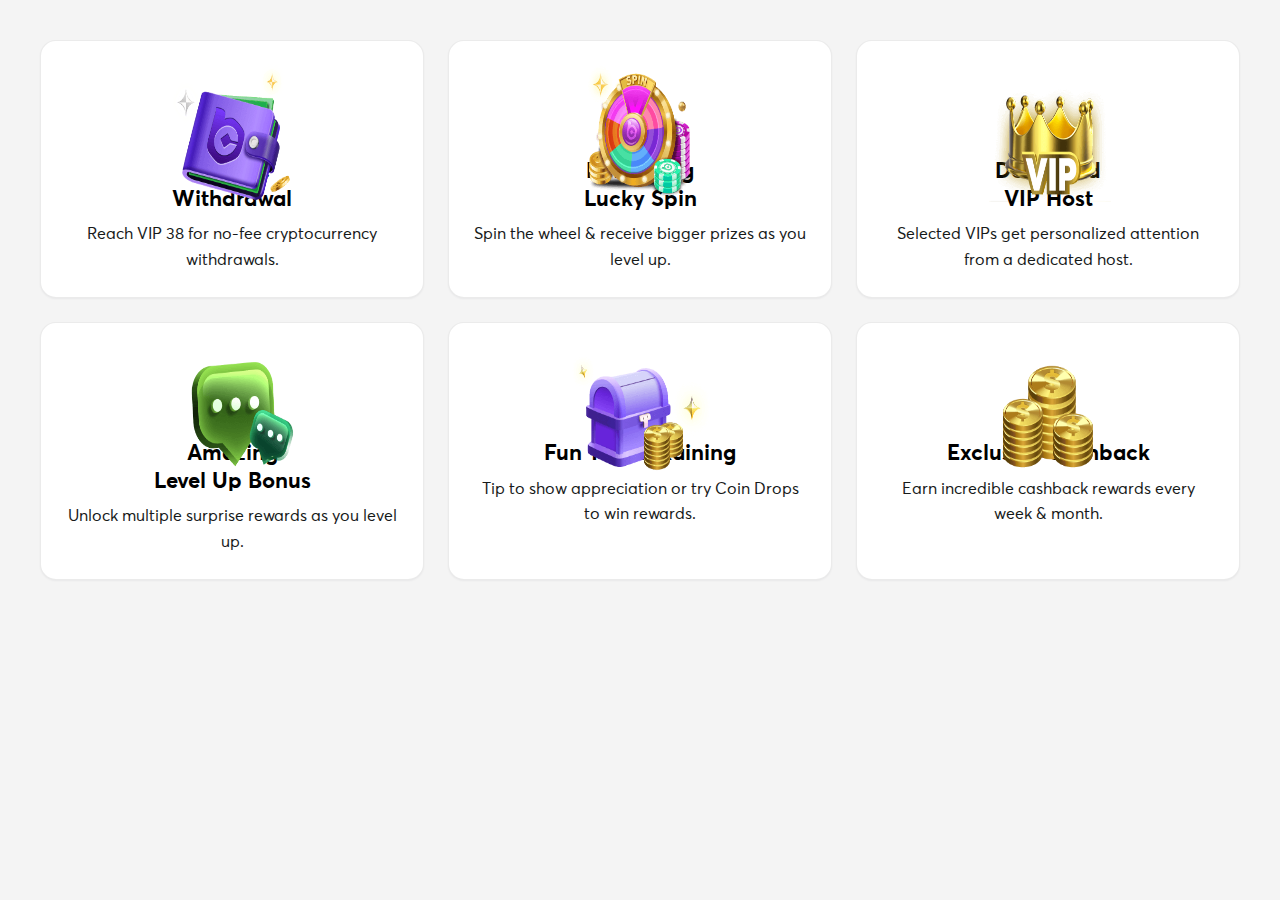
<file: _index.html>
<!DOCTYPE html>
<html lang="en">
  <head>
    <meta charset="UTF-8" />
    <meta name="viewport" content="width=device-width, initial-scale=1" />
    <title>VIP Club</title>
    <link rel="stylesheet" href="/styles/vip-card.css" />
  </head>
  <body>
    <section class="vip-cards" aria-labelledby="vip-cards__heading">
      <div class="vip-cards__container">
        <h2 id="vip-cards__heading" class="sr-only">VIP Club Benefits</h2>

        <!-- Card 1 -->
        <article class="vip-card">
          <img
            class="vip-card__image"
            src="assets/icons/card-img-withdraw.png"
            alt=""
          />
          <h3 class="vip-card__title">
            No-Fee <br />
            Withdrawal
          </h3>
          <p class="vip-card__desc">
            Reach VIP 38 for no-fee cryptocurrency withdrawals.
          </p>
        </article>

        <!-- Card 2 -->
        <article class="vip-card">
          <img
            class="vip-card__image"
            src="assets/icons/card-img-spin.png"
            alt=""
          />
          <h3 class="vip-card__title">
            Rewarding <br />
            Lucky Spin
          </h3>
          <p class="vip-card__desc">
            Spin the wheel &amp; receive bigger prizes as you level up.
          </p>
        </article>

        <!-- Card 3 -->
        <article class="vip-card">
          <img
            class="vip-card__image"
            src="assets/icons/card-img-host.png"
            alt=""
          />
          <h3 class="vip-card__title">
            Dedicated <br />
            VIP Host
          </h3>
          <p class="vip-card__desc">
            Selected VIPs get personalized attention from a dedicated host.
          </p>
        </article>

        <!-- Card 4 -->
        <article class="vip-card">
          <img
            class="vip-card__image"
            src="assets/icons/card-img-chat.png"
            alt=""
          />
          <h3 class="vip-card__title">
            Amazing <br />
            Level Up Bonus
          </h3>
          <p class="vip-card__desc">
            Unlock multiple surprise rewards as you level up.
          </p>
        </article>

        <!-- Card 5 -->
        <article class="vip-card">
          <img
            class="vip-card__image"
            src="assets/icons/card-img-bonus.png"
            alt=""
          />
          <h3 class="vip-card__title">Fun Tips &amp; Raining</h3>
          <p class="vip-card__desc">
            Tip to show appreciation or try Coin Drops to win rewards.
          </p>
        </article>

        <!-- Card 6 -->
        <article class="vip-card">
          <img
            class="vip-card__image"
            src="assets/icons/card-img-cashback.png"
            alt=""
          />
          <h3 class="vip-card__title">Exclusive Cashback</h3>
          <p class="vip-card__desc">
            Earn incredible cashback rewards every week &amp; month.
          </p>
        </article>
      </div>
    </section>
  </body>
</html>
</file>
<file: styles/banner.css>
/* --------- Color Variables --------- */
:root {
  /* Primary Colors */
  --primary-green: #1e7f49;
  --primary-bg: #f4f4f4;
  --white: #ffffff;
  --black: #000000;
  
  /* Text Colors */
  --text-primary: #0f172a;
  --text-secondary: #64748b;
  --text-muted: #6b7280;
  --text-dark: rgb(23, 26, 26);
  --text-light: rgb(95, 109, 109);
  --text-level: #475569;
  
  /* Background Colors */
  --bg-modal: #f8fafc;
  --bg-white: #ffffff;
  --bg-light-gray: #f1f5f9;
  --bg-row: rgb(228, 230, 230);
  --bg-progress: #e6eaed;
  
  /* Border Colors */
  --border-light: #e2e8f0;
  --border-lighter: #f1f5f9;
  
  /* Tier Colors */
  --bronze-primary: #cd7f32;
  --bronze-secondary: #a0522d;
  --silver-primary: #c0c0c0;
  --silver-secondary: #808080;
  --gold-primary: #ffd700;
  --gold-secondary: #ffb347;
  --platinum-primary: #e5e4e2;
  --platinum-secondary: #b8860b;
  --diamond-primary: #b9f2ff;
  --diamond-secondary: #00bfff;
  --master-primary: #8a2be2;
  --master-secondary: #4b0082;
  --grandmaster-primary: #ff1493;
  --grandmaster-secondary: #dc143c;
  --challenger-primary: #ff4500;
  --challenger-secondary: #ff6347;
  
  /* Ribbon Colors */
  --ribbon-bronze: #b7765d;
  --ribbon-silver: silver;
  --ribbon-gold: gold;
  --ribbon-platinum: rgb(197, 99, 246);
  --ribbon-diamond: rgb(244, 80, 169);
  
  /* Shadow Colors */
  --shadow-light: rgba(0, 0, 0, 0.1);
  --shadow-progress: rgba(0, 0, 0, 0.06);
  --shadow-border: rgba(0, 0, 0, 0.08);
  
  /* Gradient Colors */
  --gradient-banner-start: #b8b8b8;
  --gradient-banner-end: #ffffff;
  --gradient-progress-start: #ffffff;
  --gradient-progress-end: #f3f7fa;
}

/* --------- Fonts --------- */
@font-face {
  font-family: "AvertaStd";
  src: url("../fonts/AvertaStd-Regular.ttf") format("truetype");
  font-weight: 400;
  font-style: normal;
}
@font-face {
  font-family: "AvertaStd";
  src: url("../fonts/AvertaStd-Light.ttf") format("truetype");
  font-weight: 300;
  font-style: normal;
}
@font-face {
  font-family: "AvertaStd";
  src: url("../fonts/AvertaStd-Bold.ttf") format("truetype");
  font-weight: 700;
  font-style: normal;
}

/* --------- Base --------- */
* {
  box-sizing: border-box;
}
html,
body {
  margin: 0;
}
body {
  font-family: "AvertaStd", system-ui, -apple-system, Segoe UI, Roboto,
    "Helvetica Neue", Arial, sans-serif;
  background: var(--primary-bg);
  min-height: 100vh;
  padding: 12px;
}

/* --------- VIP Card --------- */
.card {
  display: flex;
  flex-direction: column;
  max-width: 1200px;
  width: 100%;
  margin: 0 auto;
  gap: 8px;
}

.card .level-up-btn {
  position: static;
  right: auto;
  top: auto;
  width: 100%;
  align-self: flex-end;
  margin: 0;
  transform: none;
  margin-top: 8px;
}

.banner-card {
  position: relative;
  width: 100%;
  max-width: 1200px;
  border-radius: 14px;
  padding: 14px;
  overflow: hidden;
  display: flex;
  /* height: 200px; */
  align-items: center;
  gap: 12px;
  background: linear-gradient(to bottom right, var(--gradient-banner-start), var(--gradient-banner-end));
  box-shadow: 0 6px 22px var(--shadow-light);
}

.level-up-btn {
  position: absolute;
  right: 10px;
  top: 10px;
  padding: 12px 12px;
  font-size: 12px;
  font-weight: 700;
  background: var(--white);
  color: var(--primary-green);
  border: 1px solid var(--primary-green);
  border-radius: 10px;
  cursor: pointer;
  transition: all 0.2s ease;
}
.level-up-btn:hover {
  background: var(--primary-green);
  color: var(--white);
}
.level-up-btn:active {
  transform: translateY(1px);
}

.vip-icon img {
  width: 80px;
  height: auto;
  object-fit: contain;
}

.vip-banner-icon img {
  width: 100%;
  max-width: clamp(100px, 20vw, 200px);

  height: auto;
  object-fit: contain;
  display: block;
}

.vip-details {
  flex: 1;
  min-width: 0;
}
.vip-level {
  font-size: 22px;
  line-height: 1.1;
  font-weight: 800;
  color: var(--text-primary);
  margin: 2px 0 10px;
}

.modal-header {
  display: flex;
  align-items: center;     /* ✅ vertically center */
  gap: 12px;               /* space between button & title */
  padding: 8px 16px;       /* balanced padding */
  background: #fff;
  border-bottom: 1px solid #e2e8f0;
}

.back-btn {
  --chev-size: 40px;
  --chev-bg: #f1f5f9;
  --chev-bg-hover: #e2e8f0;
  --chev-ink: #0f172a;

  width: var(--chev-size);
  height: var(--chev-size);
  flex: 0 0 var(--chev-size);   /* ✅ no shrink/grow */
  border-radius: 50%;
  border: none;
  background: var(--chev-bg);

  display: flex;                /* center arrow */
  align-items: center;
  justify-content: center;

  cursor: pointer;
  transition: background-color 0.25s ease, transform 0.2s ease;
  overflow: hidden;             /* ✅ no clipping */
  padding: 0;                   /* remove extra padding */
  box-sizing: border-box;
}

/* Arrow inside */
.back-btn::before {
  content: "";
  width: 12px;
  height: 12px;
  border-left: 2px solid var(--chev-ink);
  border-bottom: 2px solid var(--chev-ink);
  transform: rotate(45deg);     /* left arrow */
  display: block;
}

/* Hover / active */
.back-btn:hover {
  background: var(--chev-bg-hover);
  transform: translateX(-2px);
}
.back-btn:active {
  transform: translateX(-1px) scale(0.95);
}




.xp-row {
  display: flex;
  justify-content: space-between;
  align-items: center;
  color: var(--text-muted);
  font-size: 12px;
  font-weight: 600;
  margin-bottom: 8px;
}

.progress-bar {
  position: relative;
  width: 100%;
  height: 12px;
  border-radius: 999px;
  background: var(--bg-progress);
  box-shadow: inset 0 2px 3px var(--shadow-progress);
  overflow: hidden;
}
.progress {
  position: absolute;
  left: 0;
  top: 0;
  bottom: 0;
  width: 0%;
  border-right: 1px solid var(--shadow-border);
  background: linear-gradient(180deg, var(--gradient-progress-start), var(--gradient-progress-end));
  transition: width 0.35s ease;
}

/* --------- Modal/Full Screen Page --------- */
.modal-overlay {
  position: fixed;
  top: 0;
  left: 0;
  right: 0;
  bottom: 0;
  background: var(--bg-modal);
  z-index: 1000;
  display: none;
  opacity: 0;
  transition: opacity 0.3s ease;
}

.modal-overlay.active {
  display: block;
  opacity: 1;
}

.modal-content {
  height: 100vh;
  overflow-y: auto;
  padding: 0;
}

.modal-header {
  background: var(--white);
  padding: 16px 20px;
  border-bottom: 1px solid var(--border-light);
  position: sticky;
  top: 0;
  z-index: 10;
  display: flex;
  align-items: center;
  gap: 16px;
}

/* 1) Make the button truly square & override the generic .back-button rules */
.modal-header .back-button.back-btn {
  --chev-size: 40px;
  --chev-bg: #f1f5f9;
  --chev-bg-hover: #e2e8f0;
  --chev-ink: #0f172a;

  width: var(--chev-size) !important;
  height: var(--chev-size) !important;
  flex: 0 0 var(--chev-size);
  padding: 0 !important;                /* override old padding */
  border: none !important;
  border-radius: 50%;

  display: inline-flex;
  align-items: center;
  justify-content: center;

  line-height: 1;                       /* no text line-box creep */
  box-sizing: border-box;
  overflow: visible;
  cursor: pointer;
  transition: background-color .25s ease, transform .2s ease;
  /* optional: remove translate on hover if parent ever has overflow hidden */
}
.modal-header .back-button.back-btn::before {
  content: "";
  width: 12px; height: 12px;
  border-left: 2px solid var(--chev-ink);
  border-bottom: 2px solid var(--chev-ink);
  transform: rotate(45deg);             /* ← chevron */
  display: block;
}
.modal-header .back-button.back-btn:hover { background: var(--chev-bg-hover); }

/* 2) Make sure header is tall enough for a 40px circle + padding */
.modal-header {
  display: flex;
  align-items: center;
  gap: 12px;
  padding: 8px 16px;
  min-height: calc(8px + var(--chev-size) + 8px); /* top+bottom pad + btn */
}

/* (Optional) If any parent accidentally clips children */
.modal-header, .modal-title { overflow: visible; }


.modal-top-content {
  background-color: var(--white);
  padding: 2px 8px;
  margin: 12px 8px;
  border-radius: 16px;
}

.modal-heading {
  font-size: 18px;
  font-weight: 600;
  color: var(--text-dark);
}

.modal-paragraph {
  margin-top: -10px;
  font-size: 14px;
  font-weight: 400;
  color: var(--text-light);
}

.back-button {
  background: none;
  border: none;
  font-size: 18px;
  cursor: pointer;
  color: var(--text-secondary);
  padding: 12px;
  padding-left: 16px;
  padding-right: 16px;
  border-radius: 8px;
  display: flex;
  align-items: center;
  justify-content: center;
  transition: background-color 0.2s ease;
}

.back-button:hover {
  background: var(--bg-light-gray);
}

.modal-title {
  width: 100%;
  font-size: 20px;
  font-weight: 700;
  color: var(--text-primary);
  text-align: center;
  margin: 0;
}

/* --------- VIP Tier Sections --------- */
.vip-tiers {
  padding: 8px;
}

.tier-section {
  margin-bottom: 8px;
  background: var(--white);
  border-radius: 12px;
  box-shadow: 0 1px 3px var(--shadow-light);
  transition: all 0.3s ease;
}

.ribbon {
  /* size & notch control */
  --w: 40px; /* width */
  --h: 24px; /* height */
  --cut: 12px; /* notch depth */

  width: var(--w);
  height: var(--h);
  background: var(--ribbon-bronze); /* ribbon color */
  border-radius: 2px;
  display: inline-block;

  /* right-side inward notch */
  clip-path: polygon(
    0 0,
    100% 0,
    calc(100% - var(--cut)) 50%,
    100% 100%,
    0 100%
  );
}

.vip-silver {
  /* size & notch control */
  --w: 40px; /* width */
  --h: 24px; /* height */
  --cut: 12px; /* notch depth */

  width: var(--w);
  height: var(--h);
  background: var(--ribbon-silver); /* ribbon color */
  border-radius: 2px;
  display: inline-block;

  /* right-side inward notch */
  clip-path: polygon(
    0 0,
    100% 0,
    calc(100% - var(--cut)) 50%,
    100% 100%,
    0 100%
  );
}

.vip-gold {
  /* size & notch control */
  --w: 40px; /* width */
  --h: 24px; /* height */
  --cut: 12px; /* notch depth */

  width: var(--w);
  height: var(--h);
  background: var(--ribbon-gold); /* ribbon color */
  border-radius: 2px;
  display: inline-block;

  /* right-side inward notch */
  clip-path: polygon(
    0 0,
    100% 0,
    calc(100% - var(--cut)) 50%,
    100% 100%,
    0 100%
  );
}

.platinum {
  /* size & notch control */
  --w: 40px; /* width */
  --h: 24px; /* height */
  --cut: 12px; /* notch depth */

  width: var(--w);
  height: var(--h);
  background: var(--ribbon-platinum); /* ribbon color */
  border-radius: 2px;
  display: inline-block;

  /* right-side inward notch */
  clip-path: polygon(
    0 0,
    100% 0,
    calc(100% - var(--cut)) 50%,
    100% 100%,
    0 100%
  );
}

.diamond {
  /* size & notch control */
  --w: 40px; /* width */
  --h: 24px; /* height */
  --cut: 12px; /* notch depth */

  width: var(--w);
  height: var(--h);
  background: var(--ribbon-diamond); /* ribbon color */
  border-radius: 2px;
  display: inline-block;

  /* right-side inward notch */
  clip-path: polygon(
    0 0,
    100% 0,
    calc(100% - var(--cut)) 50%,
    100% 100%,
    0 100%
  );
}

.tier-header {
  padding: 8px;
  cursor: pointer;
  display: flex;
  justify-content: space-between;
  align-items: center;
  position: relative;
  transition: background-color 0.2s ease;
}

.tier-header.expanded {
  background: var(--white);
}

.tier-info {
  flex: 1;
}

.tier-title {
  font-size: 14px;
  font-weight: 800;
  color: var(--text-dark);
  margin: 0 2px 0;
}

.tier-range {
  font-size: 14px;
  color: var(--text-secondary);
  font-weight: 500;
}

.tier-icon {
  width: 48px;
  height: 48px;
  border-radius: 12px;
  display: flex;
  align-items: center;
  justify-content: center;
  font-size: 20px;
  font-weight: 700;
  margin-right: 12px;
}

/* Tier Colors */
.bronze .tier-icon {
  background: linear-gradient(135deg, var(--bronze-primary), var(--bronze-secondary));
  color: var(--white);
}
.vip-silver .tier-icon {
  background: linear-gradient(135deg, var(--silver-primary), var(--silver-secondary));
  color: var(--white);
}
.vip-gold .tier-icon {
  background: linear-gradient(135deg, var(--gold-primary), var(--gold-secondary));
  color: #333;
}
.platinum .tier-icon {
  background: linear-gradient(135deg, var(--platinum-primary), var(--platinum-secondary));
  color: var(--white);
}
.diamond .tier-icon {
  background: linear-gradient(135deg, var(--diamond-primary), var(--diamond-secondary));
  color: #333;
}
.master .tier-icon {
  background: linear-gradient(135deg, var(--master-primary), var(--master-secondary));
  color: var(--white);
}
.grandmaster .tier-icon {
  background: linear-gradient(135deg, var(--grandmaster-primary), var(--grandmaster-secondary));
  color: var(--white);
}
.challenger .tier-icon {
  background: linear-gradient(135deg, var(--challenger-primary), var(--challenger-secondary));
  color: var(--white);
}

.expand-arrow {
  font-size: 16px;
  color: var(--text-secondary);
  transition: transform 0.3s ease;
}

.tier-header.expanded .expand-arrow {
  transform: rotate(90deg);
}

/* --------- VIP Level Details --------- */
.tier-levels {
  max-height: 0;
  overflow: hidden;
  transition: max-height 0.3s ease;
}

.tier-levels.expanded {
  max-height: 100%;
}

/* .level-item {
        padding: 16px 20px;
        border-bottom: 1px solid #f1f5f9;
        display: flex;
        justify-content: space-between;
        align-items: center;
      } */

.level-item:last-child {
  border-bottom: none;
}
/* 
      .level-info {
        display: flex;
        align-items: center;
        gap: 12px;
      } */

.level-number {
  width: 36px;
  height: 36px;
  border-radius: 8px;
  background: var(--bg-light-gray);
  display: flex;
  align-items: center;
  justify-content: center;
  font-weight: 700;
  font-size: 14px;
  color: var(--text-level);
}

.level-item {
  padding: 16px 20px;
  display: flex;
  justify-content: space-between;
  align-items: center; /* ✅ Keeps image/text aligned in one row */
}

.level-info {
  display: flex;
  align-items: center; /* ✅ Aligns image + label vertically */
  gap: 12px; /* ✅ Adds spacing between image and text */
}

.level-img {
  width: 24px;
  height: 24px;
  display: flex;
  align-items: center;
  justify-content: center;
}

.level-img img {
  width: 100%;
  height: auto;
  object-fit: contain;
}

.row-bg {
  background: var(--bg-row);
}

.level-label {
  font-weight: 600;
  color: var(--text-dark);
  font-size: 14px;
}

.level-xp {
  font-weight: 600;
  color: var(--text-dark);
  font-size: 14px;
}

/* --------- Responsive --------- */
@media (min-width: 380px) {
  .vip-level {
    font-size: 16px;
    font-weight: 800;
    color: var(--text-dark);
  }

  .vip-banner-icon img {
    flex-basis: clamp(80px, 24vw, 130px); /* image gets smaller */
  }
}

@media (min-width: 768px) {
  .modal-content {
    max-width: 600px;
    margin: 0 auto;
  }

  .vip-tiers {
    padding: 30px;
  }

  .vip-banner-icon img {
    flex-basis: clamp(100px, 22vw, 160px);
  }
}
</file>
<file: styles/table.css>
/* --------- Color Variables --------- */
:root {
  /* Primary Colors */
  --primary-dark: #102039;
  --primary-light: #f9fbff;
  --white: #ffffff;

  /* Text Colors */
  --text-primary: #102039;
  --text-secondary: #5a6a85;
  --text-muted: #5a6a85;

  /* Background Colors */
  --bg-white: #ffffff;
  --bg-light: #f9fbff;
  --bg-even-row: #f6f8fc;
  --bg-header: #f1f6ff;

  /* Border Colors */
  --border-primary: #e8eef7;
  --border-light: #e8eef7;

  /* VIP Tier Colors */
  --bronze-color: #c68a51;
  --silver-color: #a3adbf;
  --gold-color: #f7c948;
  --platinum-color: #7f72ff;
  --diamond-color: #ff7ab8;

  /* Navigation Arrow Colors */
  --nav-bg: rgba(255, 255, 255, 0.95);
  --nav-bg-hover: #ffffff;
  --nav-text: #5a6a85;
  --nav-text-hover: #102039;
  --nav-border: #e8eef7;

  /* Scrollbar Colors */
  --scrollbar-thumb: #cbd5e1;

  /* arrow button colors */
  --arrow-bg: #d7d7d7;

  /* Shadow Colors */
  --shadow-light: rgba(0, 0, 0, 0.15);
  --shadow-nav: rgba(0, 0, 0, 0.1);
  --shadow-nav-hover: rgba(0, 0, 0, 0.15);
  --shadow-sticky: rgba(0, 0, 0, 0.15);
  --shadow-bronze: rgba(0, 0, 0, 0.12);
}

/* ========== Container ========== */
.vip-container {
  max-width: 1200px;
  margin: 0 auto;
  padding: 16px;
  font-family: system-ui, -apple-system, Segoe UI, Roboto, Helvetica, Arial,
    "Noto Sans";
  color: var(--text-primary);
  background: var(--bg-white);
  margin-top: 20px;
}
.vip-container h1 {
  margin: 0 0 6px;
  font-size: clamp(20px, 2.2vw + 12px, 32px);
  letter-spacing: -0.02em;
}
.vip-container .subtitle {
  margin: 0 0 16px;
  color: var(--text-secondary);
}

/* ========== Shell ========== */
.vip-wrap {
  background: var(--bg-light);
  border: 1px solid var(--border-primary);
  border-radius: 12px;
  overflow: hidden;
  box-shadow: 0 8px 20px -10px var(--shadow-light);
  position: relative;
}
.vip-scroll {
  overflow-x: auto;
  overflow-y: hidden;
  -webkit-overflow-scrolling: touch;
  scroll-behavior: smooth;
}
.vip-scroll::-webkit-scrollbar {
  height: 8px;
}
.vip-scroll::-webkit-scrollbar-thumb {
  background: var(--scrollbar-thumb);
  border-radius: 999px;
}

/* ========== Silver Column Navigation Arrows ========== */
.silver-nav-arrow {
  position: absolute;
  top: 24px; /* Position at header level */
  width: 20px;
  height: 20px;
  background: var(--nav-bg);
  border: 1px solid var(--nav-border);
  border-radius: 50%;
  display: none; /* Hidden by default, shown only on mobile */
  align-items: center;
  justify-content: center;
  cursor: pointer;
  z-index: 16; /* Higher than regular nav arrows */
  font-size: 10px;
  color: var(--nav-text);
  transition: all 0.2s ease;
  box-shadow: 0 2px 6px var(--shadow-nav);
}
.silver-nav-arrow:hover {
  background: var(--nav-bg-hover);
  color: var(--nav-text-hover);
  box-shadow: 0 3px 10px var(--shadow-nav-hover);
}
.silver-nav-arrow.disabled {
  opacity: 0.3;
  cursor: not-allowed;
}
.silver-nav-left {
  left: 162px; /* Position just left of Silver column */
}
.silver-nav-right {
  left: 242px; /* Position just right of Silver column */
}

/* ========== Table ========== */
.vip-table {
  border-collapse: separate;
  border-spacing: 0;
  width: max-content;
  min-width: 100%;
  font-size: 15px;
}
/* desktop/base widths */
.vip-table th:nth-child(1),
.vip-table td:nth-child(1) {
  min-width: 200px; /* Reduced from 300px */
  max-width: 200px;
}
.vip-table th:nth-child(2),
.vip-table td:nth-child(2) {
  min-width: 120px; /* Bronze column */
  max-width: 120px;
}
.vip-table th:nth-child(n + 3),
.vip-table td:nth-child(n + 3) {
  min-width: 140px;
}

.vip-table th,
.vip-table td {
  padding: 12px 14px;
  text-align: center;
  background: var(--bg-white);
  border-right: 1px solid var(--border-primary);
}
.vip-table th:first-child,
.vip-table td:first-child {
  white-space: normal; /* Allow text wrapping */
  word-wrap: break-word;
}
.vip-table th:not(:first-child),
.vip-table td:not(:first-child) {
  white-space: nowrap;
}
.vip-table th:last-child,
.vip-table td:last-child {
  border-right: 0;
}

/* sticky header + first two cols */
.vip-table thead th {
  position: sticky;
  top: 0;
  background: var(--bg-header);
  z-index: 5;
  border-bottom: 1px solid var(--border-primary);
}
.vip-table thead th:first-child,
.vip-table td:first-child {
  position: sticky;
  left: 0;
  background: var(--bg-white);
  z-index: 8; /* Higher z-index for Bonus Type */
  text-align: left;
  box-shadow: 2px 0 8px -2px var(--shadow-sticky);
}
.vip-table thead th:first-child {
  background: var(--bg-header);
}
/* Bronze column also sticky */
.vip-table thead th:nth-child(2) {
  position: sticky;
  left: 200px; /* width of first column */
  background: var(--bg-header);
  z-index: 7; /* Lower than Bonus Type */
  box-shadow: 2px 0 8px -2px var(--shadow-bronze);
}
.vip-table td:nth-child(2) {
  position: sticky;
  left: 200px; /* width of first column */
  background: var(--bg-white);
  z-index: 6; /* Lower than Bonus Type data cells */
  box-shadow: 2px 0 8px -2px var(--shadow-bronze);
}

.vip-table tbody tr:nth-child(even) td {
  background: var(--bg-even-row);
}
.vip-table tbody tr:nth-child(even) td:first-child,
.vip-table tbody tr:nth-child(even) td:nth-child(2) {
  background: var(--bg-white);
}

/* bottom border for tier columns (3..6) */
.vip-table tbody td:nth-child(n + 3) {
  border-bottom: 1px solid var(--border-primary);
}

/* ========== Bonus Type cell ========== */
.vip-bonus-cell {
  display: grid;
  grid-template-columns: 36px 1fr;
  align-items: center;
  column-gap: 8px;
}

.vip-icon {
  width: 36px;
  height: 36px;
  aspect-ratio: 1 / 1;
  display: flex;
  align-items: center;
  justify-content: center;
  flex: none;
}

.vip-icon img {
  display: block;
  width: 100%;
  height: 100%;
  object-fit: contain;
}

.vip-bonus-cell > div {
  display: flex;
  flex-direction: column;
  justify-content: center;
  min-width: 0;
}

.vip-title {
  line-height: 1.2;
  font-weight: 600;
  font-size: 15px;
  max-width: 100%;
  overflow: hidden;
  text-overflow: ellipsis;
}
.vip-sub {
  line-height: 1.1;
  font-size: 12px;
  color: var(--text-secondary);
}

/* ========== Tier headers (with images) ========== */
.vip-tier {
  display: flex;
  flex-direction: column;
  align-items: center;
  gap: 6px;
}
.vip-tier img {
  width: 30px;
  height: 30px;
  display: block;
}
.bonus-type {
  color: var(--text-secondary);
  /* font-weight: 700; */
}

/* colors (optional accents) */
.bronze {
  color: var(--bronze-color);
}
.silver {
  color: var(--silver-color);
}
.gold {
  color: var(--gold-color);
}
.plat {
  color: var(--platinum-color);
}
.dia {
  color: var(--diamond-color);
}
.star {
  font-size: 18px;
}
.dash {
  color: var(--text-secondary);
}

/* ========== Mobile: sticky Bronze + navigation ========== */
@media (max-width: 767px) {
  /* show silver column navigation arrows */
  .silver-nav-arrow {
    display: flex;
  }

  /* Adjust silver nav positions for mobile */
  .silver-nav-left {
    left: 92px; /* Just left of Silver column on mobile */
  }
  .silver-nav-right {
    left: 162px; /* Just right of Silver column on mobile */
  }

  /* compact header */
  .vip-table thead th {
    padding: 6px 4px;
    font-size: 12px;
    line-height: 1.2;
  }
  .vip-tier {
    gap: 4px;
  }
  .vip-tier img {
    width: 16px;
    height: 16px;
  }

  /* adjust column widths for mobile */
  .vip-table th:nth-child(1),
  .vip-table td:nth-child(1) {
    min-width: 120px; /* Smaller Bonus Type column */
    max-width: 120px;
  }

  /* Bronze column sticky positioning */
  .vip-table th:nth-child(2),
  .vip-table td:nth-child(2) {
    min-width: 120px;
    max-width: 120px;
  }
  .vip-table thead th:nth-child(2) {
    left: 120px; /* width of first column on mobile */
  }
  .vip-table td:nth-child(2) {
    left: 120px; /* width of first column on mobile */
  }

  /* other tier columns */
  .vip-table th:nth-child(n + 3),
  .vip-table td:nth-child(n + 3) {
    min-width: 120px;
  }

  /* compact first column content */
  .vip-bonus-cell {
    grid-template-columns: 20px 1fr;
    gap: 6px;
  }
  .vip-icon {
    width: 28px;
    height: 28px;
    font-size: 24px;
    border-radius: 6px;
  }
  .vip-title {
    font-size: 11px;
    line-height: 1.2;
    white-space: normal; /* Allow wrapping */
  }
  .vip-sub {
    display: none;
  }

  /* cell padding smaller */
  .vip-table td {
    padding: 6px 4px;
    font-size: 12px;
  }

  .silver-nav-arrow {
    display: inline-flex;
    align-items: center;
    justify-content: center;
    width: 42px;
    height: 42px;
    background: linear-gradient(145deg, var(--arrow-bg), var(--arrow-bg));
    border-radius: 4px; /* round shape for elegance */
    cursor: pointer;
    transition: transform 0.25s ease, box-shadow 0.25s ease,
      background 0.25s ease;
    box-shadow: 0 3px 6px var(--shadow-nav);
    border: none;
    margin: 0 8px; /* equal spacing */
    margin-left: 85px;
    margin-top: -4px;
  }

.silver-nav-arrow::after {
    font-size: 18px;
    font-weight: 600;
    color: var(--nav-text);
    line-height: 1;
    pointer-events: none;
  }

  .silver-nav-left::after {
    content: "‹"; /* nicer angled arrow */
  }

  .silver-nav-right::after {
    content: "›"; /* nicer angled arrow */
  }

  .silver-nav-arrow:hover {
    background: linear-gradient(145deg, var(--nav-bg-hover), var(--nav-bg));
    box-shadow: 0 4px 10px var(--shadow-nav-hover);
    transform: scale(1.1); /* subtle zoom */
  }

  .silver-nav-arrow:active {
    transform: scale(0.95); /* click feedback */
  }

  /* Bonus Type header */
  /* .bonus-type {
    font-size: 18px;
  } */
}

/* smaller silver navigation arrows */
.silver-nav-arrow {
  width: 18px;
  height: 18px;
  font-size: 9px;
  top: 10px; /* Adjust for smaller header */
}
.silver-nav-left {
  left: 170px; /* Adjusted for smaller columns */
}
.silver-nav-right {
  left: 240px; /* Adjusted for smaller columns */
}

/* Bonus Type header */
/* .bonus-type {
    font-size: 9px;
  } */

@media (max-width: 400px) {
  /* even smaller header */
  .vip-table thead th {
    padding: 4px 2px;
    font-size: 10px;
  }
  .vip-tier img {
    width: 30px;
    height: 30px;
  }

  /* tighter column widths for tiny phones */
  .vip-table th:nth-child(1),
  .vip-table td:nth-child(1) {
    min-width: 120px; /* Even smaller Bonus Type column */
    max-width: 120px;
  }

  .vip-table th:nth-child(2),
  .vip-table td:nth-child(2) {
    min-width: 100px;
    max-width: 100px;
  }
  .vip-table thead th:nth-child(2) {
    left: 120px;
  }
  .vip-table td:nth-child(2) {
    left: 120px;
  }

  .vip-table th:nth-child(n + 3),
  .vip-table td:nth-child(n + 3) {
    min-width: 100px;
  }

  .vip-icon {
    width: 24px;
    height: 24px;
    font-size: 18px;
  }
  .vip-title {
    font-size: 10px;
  }
  .vip-table td {
    padding: 5px 2px;
    font-size: 11px;
  }
  .vip-bonus-cell {
    grid-template-columns: 18px 1fr;
    gap: 4px;
  }

  /* smaller silver navigation arrows */

  .silver-nav-arrow {
    display: inline-flex;
    align-items: center;
    justify-content: center;
    width: 16px;
    height: 16px;
    background: linear-gradient(145deg, var(--arrow-bg), var(--arrow-bg));
    border-radius: 4px; /* round shape for elegance */
    cursor: pointer;
    transition: transform 0.25s ease, box-shadow 0.25s ease,
      background 0.25s ease;
    box-shadow: 0 3px 6px var(--shadow-nav);
    border: none;
    margin: 0 8px; /* equal spacing */
    margin-left: 55px;
    margin-top: 2px;
  }

  .silver-nav-arrow::after {
    font-size: 18px;
    font-weight: 600;
    color: var(--nav-text);
    line-height: 1;
    pointer-events: none;
  }
  /* .silver-nav-arrow::after {
    font-size: 20px;
    line-height: 1;
    pointer-events: none; 
  } */

  .silver-nav-left::after {
    content: "‹"; /* nicer angled arrow */
  }

  .silver-nav-right::after {
    content: "›"; /* nicer angled arrow */
  }

  .silver-nav-arrow:hover {
    background: linear-gradient(145deg, var(--nav-bg-hover), var(--nav-bg));
    box-shadow: 0 4px 10px var(--shadow-nav-hover);
    transform: scale(1.1); /* subtle zoom */
  }

  .silver-nav-arrow:active {
    transform: scale(0.95); /* click feedback */
  }

  /* Bonus Type header */
  /* .bonus-type {
    font-size: 16px;
  } */
}
</file>
<file: styles/vip-card.css>
/* ---------------------------------------
   Fonts (as provided)
--------------------------------------- */

/* Regular */
@font-face {
  font-family: "AvertaStd";
  src: url("../fonts/AvertaStd-Regular.ttf") format("truetype");
  font-weight: 400;
  font-style: normal;
}

/* Light */
@font-face {
  font-family: "AvertaStd";
  src: url("../fonts/AvertaStd-Light.ttf") format("truetype");
  font-weight: 300;
  font-style: normal;
}

/* Bold */
@font-face {
  font-family: "AvertaStd";
  src: url("../fonts/AvertaStd-Bold.ttf") format("truetype");
  font-weight: 700;
  font-style: normal;
}

/* ---------------------------------------
   Design tokens
--------------------------------------- */
:root {
  --bg-page: 244 244 244;
  --bg-card: 255 255 255;
  --text-strong: 0 0 0;
  --text-body: 23 26 26;

  --radius-lg: 16px;
  --shadow-card: 0 1px 2px rgba(16, 24, 40, 0.05);

  /* Typography scale chosen to match screenshot proportions */
  --ff: "AvertaStd", Arial, sans-serif;
  --fw-regular: 400;
  --fw-bold: 700;

  --fz-title: 22px;   /* h3 lines with manual <br> */
  --lh-title: 1.25;
  --fz-desc: 16px;
  --lh-desc: 1.6;

  --gap-grid: 24px;
  --space-card: 24px;
  --space-top-img: 8px; /* little breathing room for image */
}

/* Accessibility helper for section heading */
.sr-only {
  position: absolute !important;
  width: 1px; height: 1px;
  padding: 0; margin: -1px;
  overflow: hidden; clip: rect(0,0,0,0);
  white-space: nowrap; border: 0;
}

/* ---------------------------------------
   Base
--------------------------------------- */
* { box-sizing: border-box; }

html, body {
  height: 100%;
}

body {
  margin: 0;
  font-family: var(--ff);
  background: rgb(var(--bg-page));
  color: rgb(var(--text-body));
}

/* ---------------------------------------
   Section + Grid
--------------------------------------- */
.vip-cards {
  padding: 40px 16px;
}

.vip-cards__container {
  max-width: 1200px;
  margin: 0 auto;

  /* Responsive grid (2/3 columns) */
  display: grid;
  grid-template-columns: repeat(1, minmax(0, 1fr));
  gap: var(--gap-grid);
}

@media (min-width: 640px) {
  .vip-cards__container {
    grid-template-columns: repeat(2, minmax(0, 1fr));
  }
}
@media (min-width: 992px) {
  .vip-cards__container {
    grid-template-columns: repeat(3, minmax(0, 1fr));
  }
}

/* ---------------------------------------
   Card
--------------------------------------- */
.vip-card {
  position: relative;
  background: rgb(var(--bg-card));
  border: 1px solid rgba(0,0,0,0.08);
  border-radius: var(--radius-lg);
  box-shadow: var(--shadow-card);
  padding: calc(var(--space-card) + 172px / 2) var(--space-card) var(--space-card); /* leave space for image overlap */
  text-align: center;
  overflow: hidden;
}

/* Image sits visually in upper area */
.vip-card__image {
  width: 172px;
  height: 172px;
  position: absolute;
  left: 50%;
  transform: translateX(-50%);
  top: var(--space-top-img);
  pointer-events: none;
}

/* Title */
.vip-card__title {
  margin: 8px 0 8px;
  font-weight: var(--fw-bold);
  color: rgb(var(--text-strong));
  font-size: var(--fz-title);
  line-height: var(--lh-title);
  letter-spacing: 0;
}

/* Description */
.vip-card__desc {
  margin: 0;
  font-weight: var(--fw-regular);
  font-size: var(--fz-desc);
  line-height: var(--lh-desc);
  color: rgb(var(--text-body));
}

/* Subtle hover (keeps the same visual style, just polish) */
.vip-card:hover {
  transform: translateY(-2px);
  transition: transform 160ms ease, box-shadow 160ms ease;
  box-shadow: 0 4px 10px rgba(16, 24, 40, 0.08);
}

/* Reduce motion preference */
@media (prefers-reduced-motion: reduce) {
  .vip-card:hover {
    transform: none;
    box-shadow: var(--shadow-card);
  }
}
</file>
